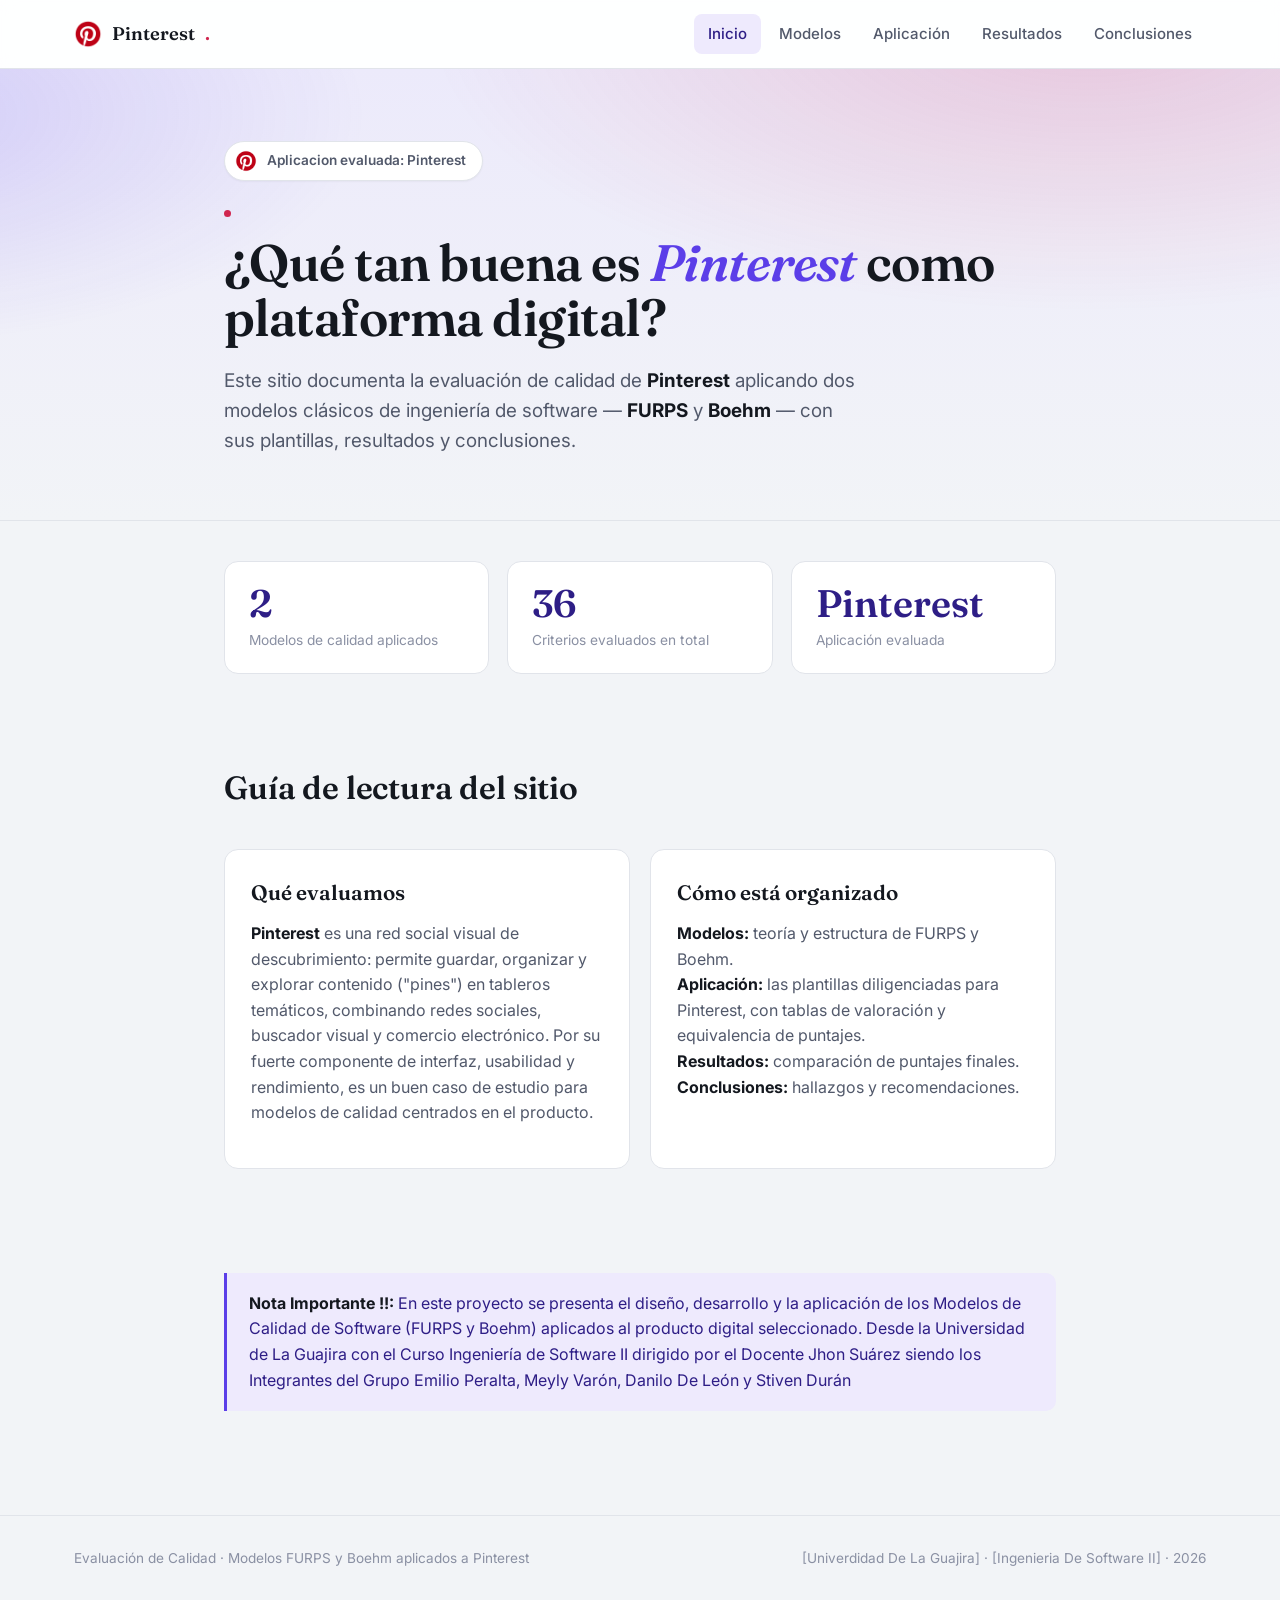
<file: index.html>
<!DOCTYPE html>
<html lang="es">
<head>
<meta charset="UTF-8">
<meta name="viewport" content="width=device-width, initial-scale=1.0">
<title>Evaluación de Calidad de Pinterest — FURPS &amp; Boehm</title>
<link rel="stylesheet" href="css/style.css">
</head>
<body>

<header class="site-header">
  <div class="wrap-wide">
    <div class="brand"><img src="assets/pinterest-logo.png" alt="Pinterest" onerror="this.style.display='none'">Pinterest<span>.</span></div>
    <button class="nav-toggle" aria-label="Abrir menú">☰</button>
    <nav class="mainnav">
      <a href="index.html" class="active">Inicio</a>
      <a href="modelos.html">Modelos</a>
      <a href="aplicacion.html">Aplicación</a>
      <a href="resultados.html">Resultados</a>
      <a href="conclusiones.html">Conclusiones</a>
    </nav>
  </div>
</header>

<section class="hero">
  <div class="wrap">
    <div class="hero-logo"><img src="assets/pinterest-logo.png" alt="Pinterest" onerror="this.style.display='none'"><span>Aplicacion evaluada: Pinterest</span></div>
    <span class="eyebrow-tag"></span>
    <h1>¿Qué tan buena es <em>Pinterest</em> como plataforma digital?</h1>
    <p class="lede">Este sitio documenta la evaluación de calidad de <strong>Pinterest</strong> aplicando dos modelos clásicos de ingeniería de software — <strong>FURPS</strong> y <strong>Boehm</strong> — con sus plantillas, resultados y conclusiones.</p>
  </div>
</section>

<section class="tight">
  <div class="wrap">
    <div class="grid-3">
      <div class="stat-card">
        <div class="num">2</div>
        <div class="lbl">Modelos de calidad aplicados</div>
      </div>
      <div class="stat-card">
        <div class="num">36</div>
        <div class="lbl">Criterios evaluados en total</div>
      </div>
      <div class="stat-card">
        <div class="num">Pinterest</div>
        <div class="lbl">Aplicación evaluada</div>
      </div>
    </div>
  </div>
</section>

<section class="tight">
  <div class="wrap">
    <div class="section-head">
      <span class="kicker"></span>
      <h2>Guía de lectura del sitio</h2>
    </div>
    <div class="grid-2">
      <div class="card">
        <h3>Qué evaluamos</h3>
        <p><strong>Pinterest</strong> es una red social visual de descubrimiento: permite guardar, organizar y explorar contenido ("pines") en tableros temáticos, combinando redes sociales, buscador visual y comercio electrónico. Por su fuerte componente de interfaz, usabilidad y rendimiento, es un buen caso de estudio para modelos de calidad centrados en el producto.</p>
      </div>
      <div class="card">
        <h3>Cómo está organizado</h3>
        <p><strong>Modelos:</strong> teoría y estructura de FURPS y Boehm.<br>
        <strong>Aplicación:</strong> las plantillas diligenciadas para Pinterest, con tablas de valoración y equivalencia de puntajes.<br>
        <strong>Resultados:</strong> comparación de puntajes finales.<br>
        <strong>Conclusiones:</strong> hallazgos y recomendaciones.</p>
      </div>
    </div>
  </div>
</section>

<section class="tight">
  <div class="wrap">
    <div class="callout">
      <p><strong>Nota Importante !!:</strong> En este proyecto se presenta el diseño, desarrollo y la aplicación de los Modelos de Calidad de Software (FURPS y Boehm) aplicados al producto digital seleccionado. Desde la Universidad de La Guajira con el Curso Ingeniería de Software II dirigido por el Docente Jhon Suárez siendo los Integrantes del Grupo Emilio Peralta, Meyly Varón, Danilo De León y Stiven Durán</p>
    </div>
  </div>
</section>

<footer>
  <div class="wrap-wide">
    <p>Evaluación de Calidad · Modelos FURPS y Boehm aplicados a Pinterest</p>
    <p>[Univerdidad De La Guajira] · [Ingenieria De Software II] · 2026</p>
  </div>
</footer>

<script src="js/script.js"></script>
</body>
</html>
</file>
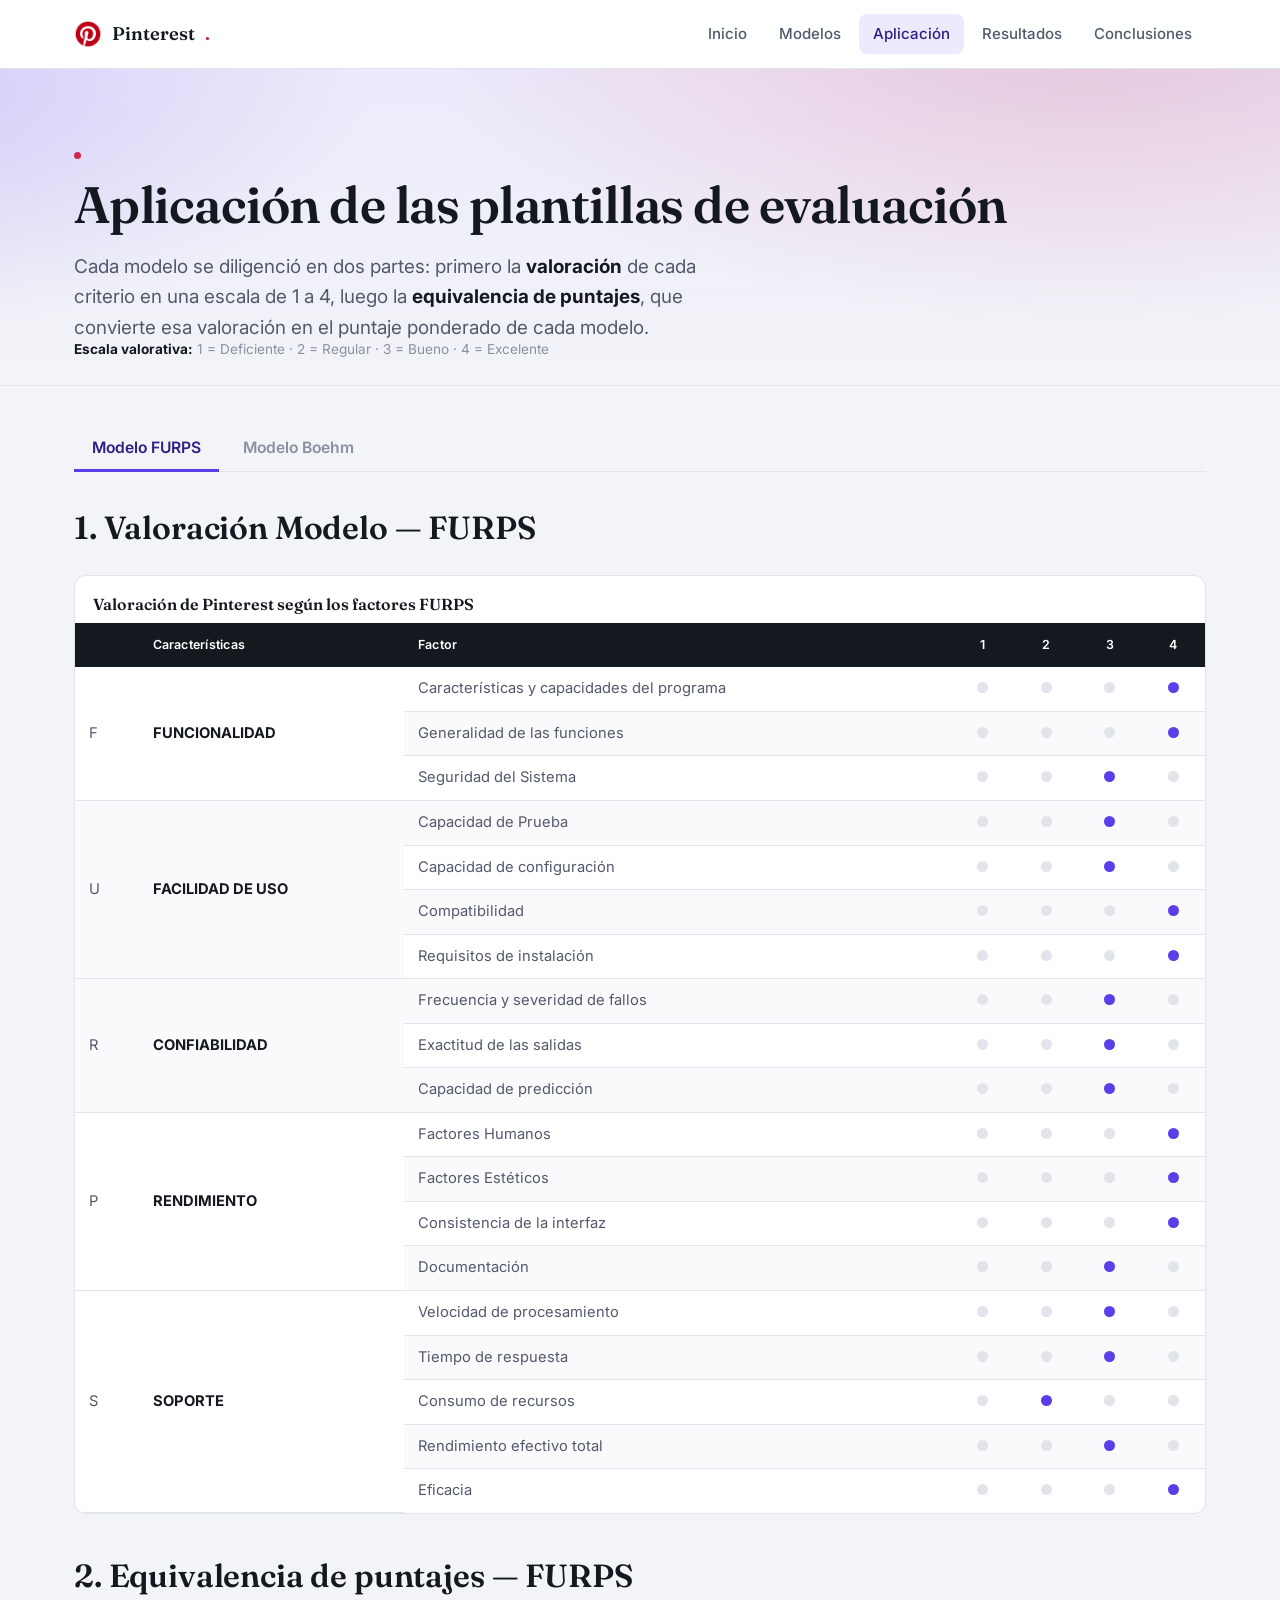
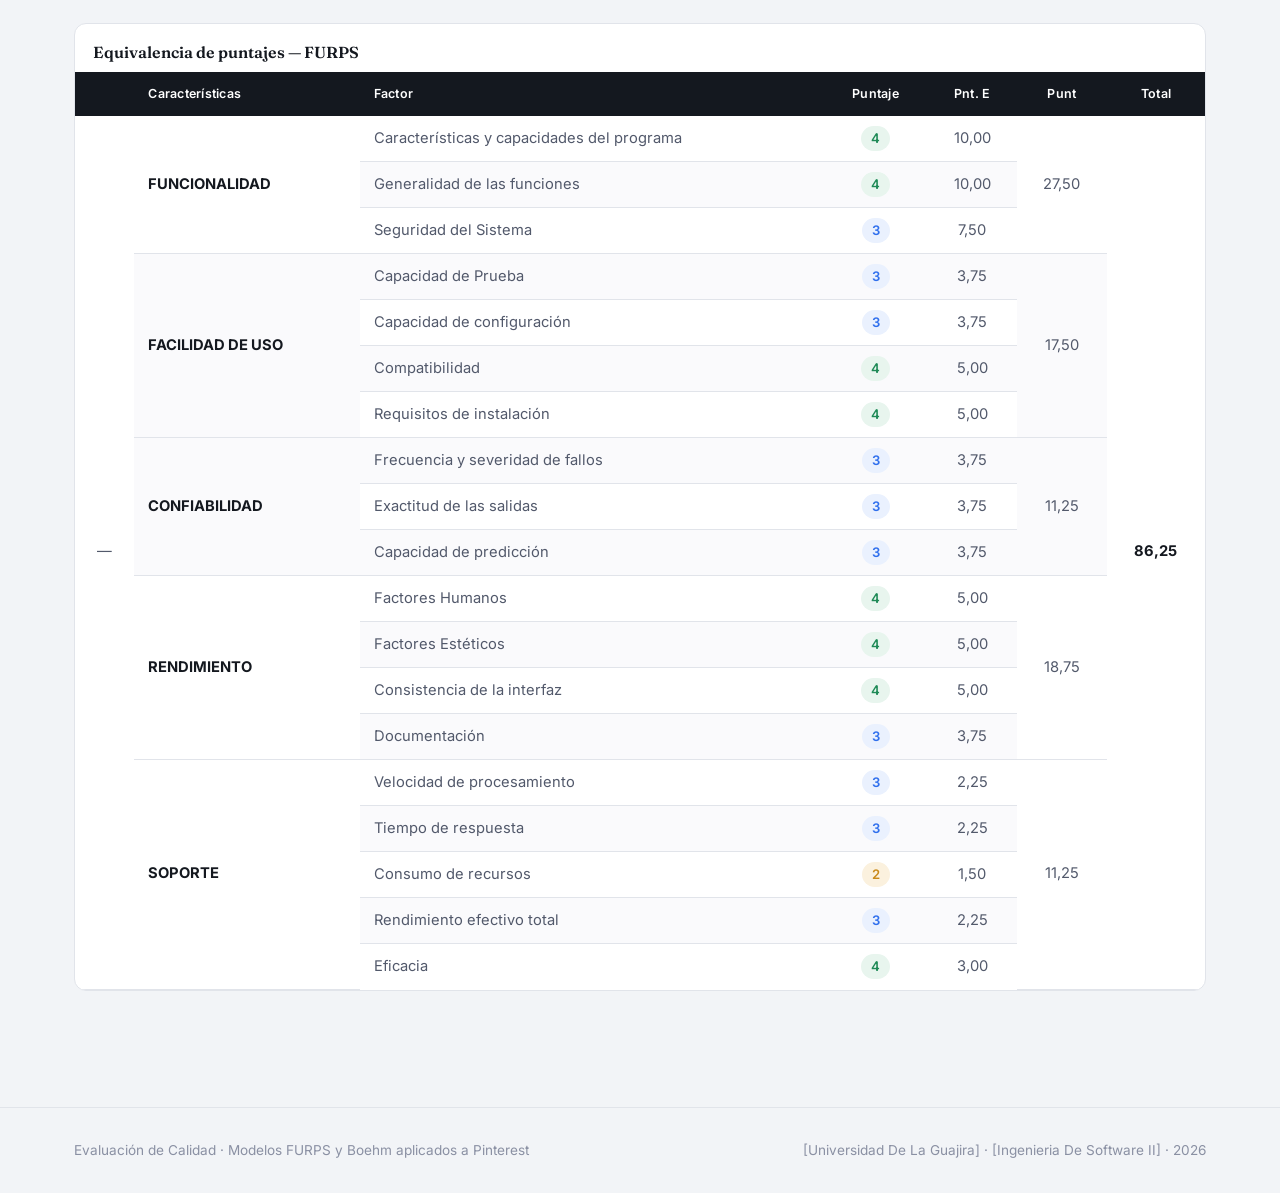
<file: aplicacion.html>
<!DOCTYPE html>
<html lang="es">
<head>
<meta charset="UTF-8">
<meta name="viewport" content="width=device-width, initial-scale=1.0">
<title>Aplicación de las Plantillas — Pinterest</title>
<link rel="stylesheet" href="css/style.css">
</head>
<body>

<header class="site-header">
  <div class="wrap-wide">
    <div class="brand"><img src="assets/pinterest-logo.png" alt="Pinterest" onerror="this.style.display='none'">Pinterest<span>.</span></div>
    <button class="nav-toggle" aria-label="Abrir menú">☰</button>
    <nav class="mainnav">
      <a href="index.html">Inicio</a>
      <a href="modelos.html">Modelos</a>
      <a href="aplicacion.html" class="active">Aplicación</a>
      <a href="resultados.html">Resultados</a>
      <a href="conclusiones.html">Conclusiones</a>
    </nav>
  </div>
</header>

<section class="hero" style="padding-bottom:8px;">
  <div class="wrap-wide">
    <span class="eyebrow-tag"></span>
    <h1>Aplicación de las plantillas de evaluación</h1>
    <p class="lede">Cada modelo se diligenció en dos partes: primero la <strong>valoración</strong> de cada criterio en una escala de 1 a 4, luego la <strong>equivalencia de puntajes</strong>, que convierte esa valoración en el puntaje ponderado de cada modelo.</p>
    <p class="small-note"><strong>Escala valorativa:</strong> 1 = Deficiente · 2 = Regular · 3 = Bueno · 4 = Excelente</p>
  </div>
</section>

<section class="tight">
  <div class="wrap-wide">

    <div class="tabs" role="tablist">
      <button class="tab-btn active" data-tab="tab-furps">Modelo FURPS</button>
      <button class="tab-btn" data-tab="tab-boehm">Modelo Boehm</button>
    </div>

    <!-- ===================== TAB FURPS ===================== -->
    <div class="tab-panel active" id="tab-furps">
       <h2>1. Valoración Modelo — FURPS</h2>
      <div class="table-scroll">
  <table>
    <caption> Valoración de Pinterest según los factores FURPS</caption>
    <thead>
      <tr>
        <th></th>
        <th>Características</th>
        <th>Factor</th>
        <th class="num">1</th>
        <th class="num">2</th>
        <th class="num">3</th>
        <th class="num">4</th>
      </tr>
    </thead>
    <tbody>
      <tr><td rowspan="3">F</td><td rowspan="3"><strong>FUNCIONALIDAD</strong></td><td>Características y capacidades del programa</td><td class="num"><span class="dot off"></span></td><td class="num"><span class="dot off"></span></td><td class="num"><span class="dot off"></span></td><td class="num"><span class="dot"></span></td></tr>
      <tr><td>Generalidad de las funciones</td><td class="num"><span class="dot off"></span></td><td class="num"><span class="dot off"></span></td><td class="num"><span class="dot off"></span></td><td class="num"><span class="dot"></span></td></tr>
      <tr><td>Seguridad del Sistema</td><td class="num"><span class="dot off"></span></td><td class="num"><span class="dot off"></span></td><td class="num"><span class="dot"></span></td><td class="num"><span class="dot off"></span></td></tr>

      <tr><td rowspan="4">U</td><td rowspan="4"><strong>FACILIDAD DE USO</strong></td><td>Capacidad de Prueba</td><td class="num"><span class="dot off"></span></td><td class="num"><span class="dot off"></span></td><td class="num"><span class="dot"></span></td><td class="num"><span class="dot off"></span></td></tr>
      <tr><td>Capacidad de configuración</td><td class="num"><span class="dot off"></span></td><td class="num"><span class="dot off"></span></td><td class="num"><span class="dot"></span></td><td class="num"><span class="dot off"></span></td></tr>
      <tr><td>Compatibilidad</td><td class="num"><span class="dot off"></span></td><td class="num"><span class="dot off"></span></td><td class="num"><span class="dot off"></span></td><td class="num"><span class="dot"></span></td></tr>
      <tr><td>Requisitos de instalación</td><td class="num"><span class="dot off"></span></td><td class="num"><span class="dot off"></span></td><td class="num"><span class="dot off"></span></td><td class="num"><span class="dot"></span></td></tr>

      <tr><td rowspan="3">R</td><td rowspan="3"><strong>CONFIABILIDAD</strong></td><td>Frecuencia y severidad de fallos</td><td class="num"><span class="dot off"></span></td><td class="num"><span class="dot off"></span></td><td class="num"><span class="dot"></span></td><td class="num"><span class="dot off"></span></td></tr>
      <tr><td>Exactitud de las salidas</td><td class="num"><span class="dot off"></span></td><td class="num"><span class="dot off"></span></td><td class="num"><span class="dot"></span></td><td class="num"><span class="dot off"></span></td></tr>
      <tr><td>Capacidad de predicción</td><td class="num"><span class="dot off"></span></td><td class="num"><span class="dot off"></span></td><td class="num"><span class="dot"></span></td><td class="num"><span class="dot off"></span></td></tr>

      <tr><td rowspan="4">P</td><td rowspan="4"><strong>RENDIMIENTO</strong></td><td>Factores Humanos</td><td class="num"><span class="dot off"></span></td><td class="num"><span class="dot off"></span></td><td class="num"><span class="dot off"></span></td><td class="num"><span class="dot"></span></td></tr>
      <tr><td>Factores Estéticos</td><td class="num"><span class="dot off"></span></td><td class="num"><span class="dot off"></span></td><td class="num"><span class="dot off"></span></td><td class="num"><span class="dot"></span></td></tr>
      <tr><td>Consistencia de la interfaz</td><td class="num"><span class="dot off"></span></td><td class="num"><span class="dot off"></span></td><td class="num"><span class="dot off"></span></td><td class="num"><span class="dot"></span></td></tr>
      <tr><td>Documentación</td><td class="num"><span class="dot off"></span></td><td class="num"><span class="dot off"></span></td><td class="num"><span class="dot"></span></td><td class="num"><span class="dot off"></span></td></tr>

      <tr><td rowspan="5">S</td><td rowspan="5"><strong>SOPORTE</strong></td><td>Velocidad de procesamiento</td><td class="num"><span class="dot off"></span></td><td class="num"><span class="dot off"></span></td><td class="num"><span class="dot"></span></td><td class="num"><span class="dot off"></span></td></tr>
      <tr><td>Tiempo de respuesta</td><td class="num"><span class="dot off"></span></td><td class="num"><span class="dot off"></span></td><td class="num"><span class="dot"></span></td><td class="num"><span class="dot off"></span></td></tr>
      <tr><td>Consumo de recursos</td><td class="num"><span class="dot off"></span></td><td class="num"><span class="dot"></span></td><td class="num"><span class="dot off"></span></td><td class="num"><span class="dot off"></span></td></tr>
      <tr><td>Rendimiento efectivo total</td><td class="num"><span class="dot off"></span></td><td class="num"><span class="dot off"></span></td><td class="num"><span class="dot"></span></td><td class="num"><span class="dot off"></span></td></tr>
      <tr><td>Eficacia</td><td class="num"><span class="dot off"></span></td><td class="num"><span class="dot off"></span></td><td class="num"><span class="dot off"></span></td><td class="num"><span class="dot"></span></td></tr>
    </tbody>
  </table>
</div>

      <h2>2. Equivalencia de puntajes — FURPS</h2>
      <div class="table-scroll">
  <table>
    <caption> Equivalencia de puntajes — FURPS</caption>
    <thead>
      <tr>
        <th></th>
        <th>Características</th>
        <th>Factor</th>
        <th class="num">Puntaje</th>
        <th class="num">Pnt. E</th>
        <th class="num">Punt</th>
        <th class="num">Total</th>
      </tr>
    </thead>
    <tbody>
      <tr><td rowspan="19" class="num">—</td><td rowspan="3"><strong>FUNCIONALIDAD</strong></td><td>Características y capacidades del programa</td><td class="num"><span class="score-pill s4">4</span></td><td class="num">10,00</td><td class="num" rowspan="3">27,50</td><td class="num" rowspan="19"><strong>86,25</strong></td></tr>
      <tr><td>Generalidad de las funciones</td><td class="num"><span class="score-pill s4">4</span></td><td class="num">10,00</td></tr>
      <tr><td>Seguridad del Sistema</td><td class="num"><span class="score-pill s3">3</span></td><td class="num">7,50</td></tr>

      <tr><td rowspan="4"><strong>FACILIDAD DE USO</strong></td><td>Capacidad de Prueba</td><td class="num"><span class="score-pill s3">3</span></td><td class="num">3,75</td><td class="num" rowspan="4">17,50</td></tr>
      <tr><td>Capacidad de configuración</td><td class="num"><span class="score-pill s3">3</span></td><td class="num">3,75</td></tr>
      <tr><td>Compatibilidad</td><td class="num"><span class="score-pill s4">4</span></td><td class="num">5,00</td></tr>
      <tr><td>Requisitos de instalación</td><td class="num"><span class="score-pill s4">4</span></td><td class="num">5,00</td></tr>

      <tr><td rowspan="3"><strong>CONFIABILIDAD</strong></td><td>Frecuencia y severidad de fallos</td><td class="num"><span class="score-pill s3">3</span></td><td class="num">3,75</td><td class="num" rowspan="3">11,25</td></tr>
      <tr><td>Exactitud de las salidas</td><td class="num"><span class="score-pill s3">3</span></td><td class="num">3,75</td></tr>
      <tr><td>Capacidad de predicción</td><td class="num"><span class="score-pill s3">3</span></td><td class="num">3,75</td></tr>

      <tr><td rowspan="4"><strong>RENDIMIENTO</strong></td><td>Factores Humanos</td><td class="num"><span class="score-pill s4">4</span></td><td class="num">5,00</td><td class="num" rowspan="4">18,75</td></tr>
      <tr><td>Factores Estéticos</td><td class="num"><span class="score-pill s4">4</span></td><td class="num">5,00</td></tr>
      <tr><td>Consistencia de la interfaz</td><td class="num"><span class="score-pill s4">4</span></td><td class="num">5,00</td></tr>
      <tr><td>Documentación</td><td class="num"><span class="score-pill s3">3</span></td><td class="num">3,75</td></tr>

      <tr><td rowspan="5"><strong>SOPORTE</strong></td><td>Velocidad de procesamiento</td><td class="num"><span class="score-pill s3">3</span></td><td class="num">2,25</td><td class="num" rowspan="5">11,25</td></tr>
      <tr><td>Tiempo de respuesta</td><td class="num"><span class="score-pill s3">3</span></td><td class="num">2,25</td></tr>
      <tr><td>Consumo de recursos</td><td class="num"><span class="score-pill s2">2</span></td><td class="num">1,50</td></tr>
      <tr><td>Rendimiento efectivo total</td><td class="num"><span class="score-pill s3">3</span></td><td class="num">2,25</td></tr>
      <tr><td>Eficacia</td><td class="num"><span class="score-pill s4">4</span></td><td class="num">3,00</td></tr>
    </tbody>
  </table>
</div>
    </div>

    <!-- ===================== TAB BOEHM ===================== -->
    <div class="tab-panel" id="tab-boehm">

      <h2>1. Valoración Modelo — Boehm</h2>
<p><strong></strong><strong></strong><strong></strong><strong></strong></p>

<div class="table-scroll">
  <table>
    <caption> Descripción de las características primitivas y cuestionario</caption>
    <thead>
      <tr>
        <th>Alto nivel</th>
        <th>Nivel intermedio</th>
        <th>Primitivas</th>
        <th>Preguntas</th>
        <th>Puntaje esperado</th>
        <th>Puntaje obtenido</th>
      </tr>
    </thead>
    <tbody>
      <tr><td rowspan="2">Utilidad general</td><td rowspan="2">Portabilidad</td><td>Independencia de Dispositivos</td><td>¿La aplicación funciona correctamente en distintos dispositivos (móvil, tablet, escritorio) sin perder funcionalidad?</td><td>Excelente</td><td><span class="score-pill s4">Excelente</span></td></tr>
      <tr><td>Auto-contención</td><td>¿La aplicación funciona sin depender de hardware o software externo poco común?</td><td>Excelente</td><td><span class="score-pill s4">Excelente</span></td></tr>

      <tr><td rowspan="4">Utilidad general</td><td rowspan="4">Fiabilidad</td><td>Precisión</td><td>¿Los resultados de búsqueda y las recomendaciones corresponden a lo que el usuario solicita?</td><td>Excelente</td><td><span class="score-pill s3">Buena</span></td></tr>
      <tr><td>Completitud</td><td>¿La aplicación cubre todas las funciones que promete (guardar, buscar, comprar, compartir)?</td><td>Excelente</td><td><span class="score-pill s4">Excelente</span></td></tr>
      <tr><td>Robustez</td><td>¿La aplicación maneja adecuadamente errores de red o entradas inesperadas sin fallar?</td><td>Excelente</td><td><span class="score-pill s3">Buena</span></td></tr>
      <tr><td>Consistencia</td><td>¿El comportamiento de la app es el mismo entre sesiones y dispositivos?</td><td>Excelente</td><td><span class="score-pill s4">Excelente</span></td></tr>

      <tr><td rowspan="3">Utilidad general</td><td rowspan="3">Eficiencia</td><td>Responsabilidad</td><td>¿La app responde con rapidez a las acciones del usuario (guardar, buscar, cargar)?</td><td>Excelente</td><td><span class="score-pill s3">Buena</span></td></tr>
      <tr><td>Eficiencia de dispositivos</td><td>¿La app hace un uso razonable de batería, datos móviles y almacenamiento?</td><td>Excelente</td><td><span class="score-pill s2">Regular</span></td></tr>
      <tr><td>Accesibilidad</td><td>¿Los usuarios acceden fácilmente a las funciones sin pasos innecesarios?</td><td>Excelente</td><td><span class="score-pill s3">Buena</span></td></tr>

      <tr><td rowspan="3">Utilidad general</td><td rowspan="3">Interactividad</td><td>Robustez</td><td>¿La interfaz responde de forma estable ante distintas formas de interacción (touch, teclado, mouse)?</td><td>Excelente</td><td><span class="score-pill s4">Excelente</span></td></tr>
      <tr><td>Accesibilidad</td><td>¿La app ofrece opciones de accesibilidad (lectores de pantalla, subtítulos, tamaños de texto)?</td><td>Excelente</td><td><span class="score-pill s2">Regular</span></td></tr>
      <tr><td>Capacidad de comunicación</td><td>¿La app permite compartir y comunicar contenido fácilmente con otros usuarios o plataformas?</td><td>Excelente</td><td><span class="score-pill s4">Excelente</span></td></tr>

      <tr><td rowspan="2">Utilidad general</td><td rowspan="2">Facilidad de Prueba</td><td>Auto descripción</td><td>¿Las funciones se explican solas mediante íconos y etiquetas claras?</td><td>Excelente</td><td><span class="score-pill s3">Buena</span></td></tr>
      <tr><td>Estructuración</td><td>¿Se pueden probar funciones de forma aislada (ej. buscar) sin depender de otras (ej. iniciar sesión)?</td><td>Excelente</td><td><span class="score-pill s2">Regular</span></td></tr>

      <tr><td rowspan="2">Utilidad general</td><td rowspan="2">Facilidad de Entendimiento</td><td>Concisión</td><td>¿La interfaz evita elementos innecesarios que compliquen su uso?</td><td>Excelente</td><td><span class="score-pill s3">Buena</span></td></tr>
      <tr><td>Legibilidad</td><td>¿Los textos, íconos y tipografías son fáciles de leer y entender?</td><td>Excelente</td><td><span class="score-pill s4">Excelente</span></td></tr>

      <tr><td rowspan="2">Utilidad general</td><td rowspan="2">Modificabilidad</td><td>Estructuración</td><td>¿La app permite personalizar la experiencia (tableros, preferencias, notificaciones) sin afectar el resto del sistema?</td><td>Excelente</td><td><span class="score-pill s4">Excelente</span></td></tr>
      <tr><td>Escalabilidad</td><td>¿La plataforma ha incorporado nuevas funciones (video pines, compras) sin perder estabilidad?</td><td>Excelente</td><td><span class="score-pill s4">Excelente</span></td></tr>
    </tbody>
  </table>
</div>
      <h2>2. Puntuación Obtenida</h2>
<p>Se convierte cada nivel cualitativo a un valor numérico (Excelente = 100%, Buena = 80%, Regular = 60%, Deficiente ≤ 40%) sobre el puntaje esperado de cada primitiva, se promedia por nivel intermedio y se multiplica por el peso máximo de ese nivel (Tabla de Modelos).</p>

<div class="table-scroll">
  <table>
    <caption> Puntuación obtenida por nivel</caption>
    <thead>
      <tr>
        <th>Alto nivel</th>
        <th>Nivel intermedio</th>
        <th>Primitivas</th>
        <th class="num">Puntaje esperado</th>
        <th class="num">Puntaje obtenido</th>
        <th class="num">Promedio nivel</th>
        <th class="num">Puntaje nivel</th>
        <th class="num">Promedio total</th>
      </tr>
    </thead>
    <tbody>
      <tr><td rowspan="18">Utilidad general</td><td>Portabilidad</td><td>Independencia de Dispositivos</td><td class="num">5</td><td class="num">5,0</td><td class="num" rowspan="2">100%</td><td class="num" rowspan="2">10,00</td><td class="num" rowspan="18"><strong>87,50</strong></td></tr>
      <tr><td>Portabilidad</td><td>Auto-contención</td><td class="num">5</td><td class="num">5,0</td></tr>

      <tr><td>Fiabilidad</td><td>Precisión</td><td class="num">10</td><td class="num">8,0</td><td class="num" rowspan="4">90%</td><td class="num" rowspan="4">36,00</td></tr>
      <tr><td>Fiabilidad</td><td>Completitud</td><td class="num">10</td><td class="num">10,0</td></tr>
      <tr><td>Fiabilidad</td><td>Robustez</td><td class="num">10</td><td class="num">8,0</td></tr>
      <tr><td>Fiabilidad</td><td>Consistencia</td><td class="num">10</td><td class="num">10,0</td></tr>

      <tr><td>Eficiencia</td><td>Responsabilidad</td><td class="num">5</td><td class="num">4,0</td><td class="num" rowspan="3">73%</td><td class="num" rowspan="3">11,00</td></tr>
      <tr><td>Eficiencia</td><td>Eficiencia de dispositivos</td><td class="num">5</td><td class="num">3,0</td></tr>
      <tr><td>Eficiencia</td><td>Accesibilidad</td><td class="num">5</td><td class="num">4,0</td></tr>

      <tr><td>Interactividad</td><td>Robustez</td><td class="num">5</td><td class="num">5,0</td><td class="num" rowspan="3">87%</td><td class="num" rowspan="3">13,00</td></tr>
      <tr><td>Interactividad</td><td>Accesibilidad</td><td class="num">5</td><td class="num">3,0</td></tr>
      <tr><td>Interactividad</td><td>Capacidad de comunicación</td><td class="num">5</td><td class="num">5,0</td></tr>

      <tr><td>Facilidad de Prueba</td><td>Auto descripción</td><td class="num">2,5</td><td class="num">2,0</td><td class="num" rowspan="2">70%</td><td class="num" rowspan="2">3,50</td></tr>
      <tr><td>Facilidad de Prueba</td><td>Estructuración</td><td class="num">2,5</td><td class="num">1,5</td></tr>

      <tr><td>Facilidad de Entendimiento</td><td>Concisión</td><td class="num">5</td><td class="num">4,0</td><td class="num" rowspan="2">90%</td><td class="num" rowspan="2">9,00</td></tr>
      <tr><td>Facilidad de Entendimiento</td><td>Legibilidad</td><td class="num">5</td><td class="num">5,0</td></tr>

      <tr><td>Modificabilidad</td><td>Estructuración</td><td class="num">2,5</td><td class="num">2,5</td><td class="num" rowspan="2">100%</td><td class="num" rowspan="2">5,00</td></tr>
      <tr><td>Modificabilidad</td><td>Escalabilidad</td><td class="num">2,5</td><td class="num">2,5</td></tr>
    </tbody>
  </table>
</div>

      <h2>3. Resultados de la evaluación</h2>
<p>Puntaje obtenido acumulado por nivel intermedio (Total/Nivel), sobre la escala máxima de ese nivel (Puntaje Escala), y el puntaje que aporta al total general (Puntaje Nivel).</p>

<div class="table-scroll">
  <table>
    <caption> Resultados de la evaluación — Boehm</caption>
    <thead>
      <tr>
        <th>Alto nivel</th>
        <th>Nivel intermedio</th>
        <th>Primitivas</th>
        <th class="num">Puntaje obtenido</th>
        <th class="num">Puntaje escala</th>
        <th class="num">Total / nivel</th>
        <th class="num">Puntaje nivel</th>
        <th class="num">Total evaluación</th>
      </tr>
    </thead>
    <tbody>
      <tr><td rowspan="18">Utilidad general</td><td rowspan="2">Portabilidad</td><td>Independencia de Dispositivos</td><td class="num">5,0</td><td class="num" rowspan="2">10</td><td class="num" rowspan="2">10,00</td><td class="num" rowspan="2">10,00</td><td class="num" rowspan="18"><strong>87,50 / 100</strong></td></tr>
      <tr><td>Auto-contención</td><td class="num">5,0</td></tr>

      <tr><td rowspan="4">Fiabilidad</td><td>Precisión</td><td class="num">8,0</td><td class="num" rowspan="4">40</td><td class="num" rowspan="4">36,00</td><td class="num" rowspan="4">36,00</td></tr>
      <tr><td>Completitud</td><td class="num">10,0</td></tr>
      <tr><td>Robustez</td><td class="num">8,0</td></tr>
      <tr><td>Consistencia</td><td class="num">10,0</td></tr>

      <tr><td rowspan="3">Eficiencia</td><td>Responsabilidad</td><td class="num">4,0</td><td class="num" rowspan="3">15</td><td class="num" rowspan="3">11,00</td><td class="num" rowspan="3">11,00</td></tr>
      <tr><td>Eficiencia de dispositivos</td><td class="num">3,0</td></tr>
      <tr><td>Accesibilidad</td><td class="num">4,0</td></tr>

      <tr><td rowspan="3">Interactividad</td><td>Robustez</td><td class="num">5,0</td><td class="num" rowspan="3">15</td><td class="num" rowspan="3">13,00</td><td class="num" rowspan="3">13,00</td></tr>
      <tr><td>Accesibilidad</td><td class="num">3,0</td></tr>
      <tr><td>Capacidad de comunicación</td><td class="num">5,0</td></tr>

      <tr><td rowspan="2">Facilidad de Prueba</td><td>Auto descripción</td><td class="num">2,0</td><td class="num" rowspan="2">5</td><td class="num" rowspan="2">3,50</td><td class="num" rowspan="2">3,50</td></tr>
      <tr><td>Estructuración</td><td class="num">1,5</td></tr>

      <tr><td rowspan="2">Facilidad de Entendimiento</td><td>Concisión</td><td class="num">4,0</td><td class="num" rowspan="2">10</td><td class="num" rowspan="2">9,00</td><td class="num" rowspan="2">9,00</td></tr>
      <tr><td>Legibilidad</td><td class="num">5,0</td></tr>

      <tr><td rowspan="2">Modificabilidad</td><td>Estructuración</td><td class="num">2,5</td><td class="num" rowspan="2">5</td><td class="num" rowspan="2">5,00</td><td class="num" rowspan="2">5,00</td></tr>
      <tr><td>Escalabilidad</td><td class="num">2,5</td></tr>
    </tbody>
  </table>
</div>
    </div>

  </div>
</section>

<footer>
  <div class="wrap-wide">
    <p>Evaluación de Calidad · Modelos FURPS y Boehm aplicados a Pinterest</p>
    <p>[Universidad De La Guajira] · [Ingenieria De Software II] · 2026</p>
  </div>
</footer>

<script src="js/script.js"></script>
</body>
</html>
</file>
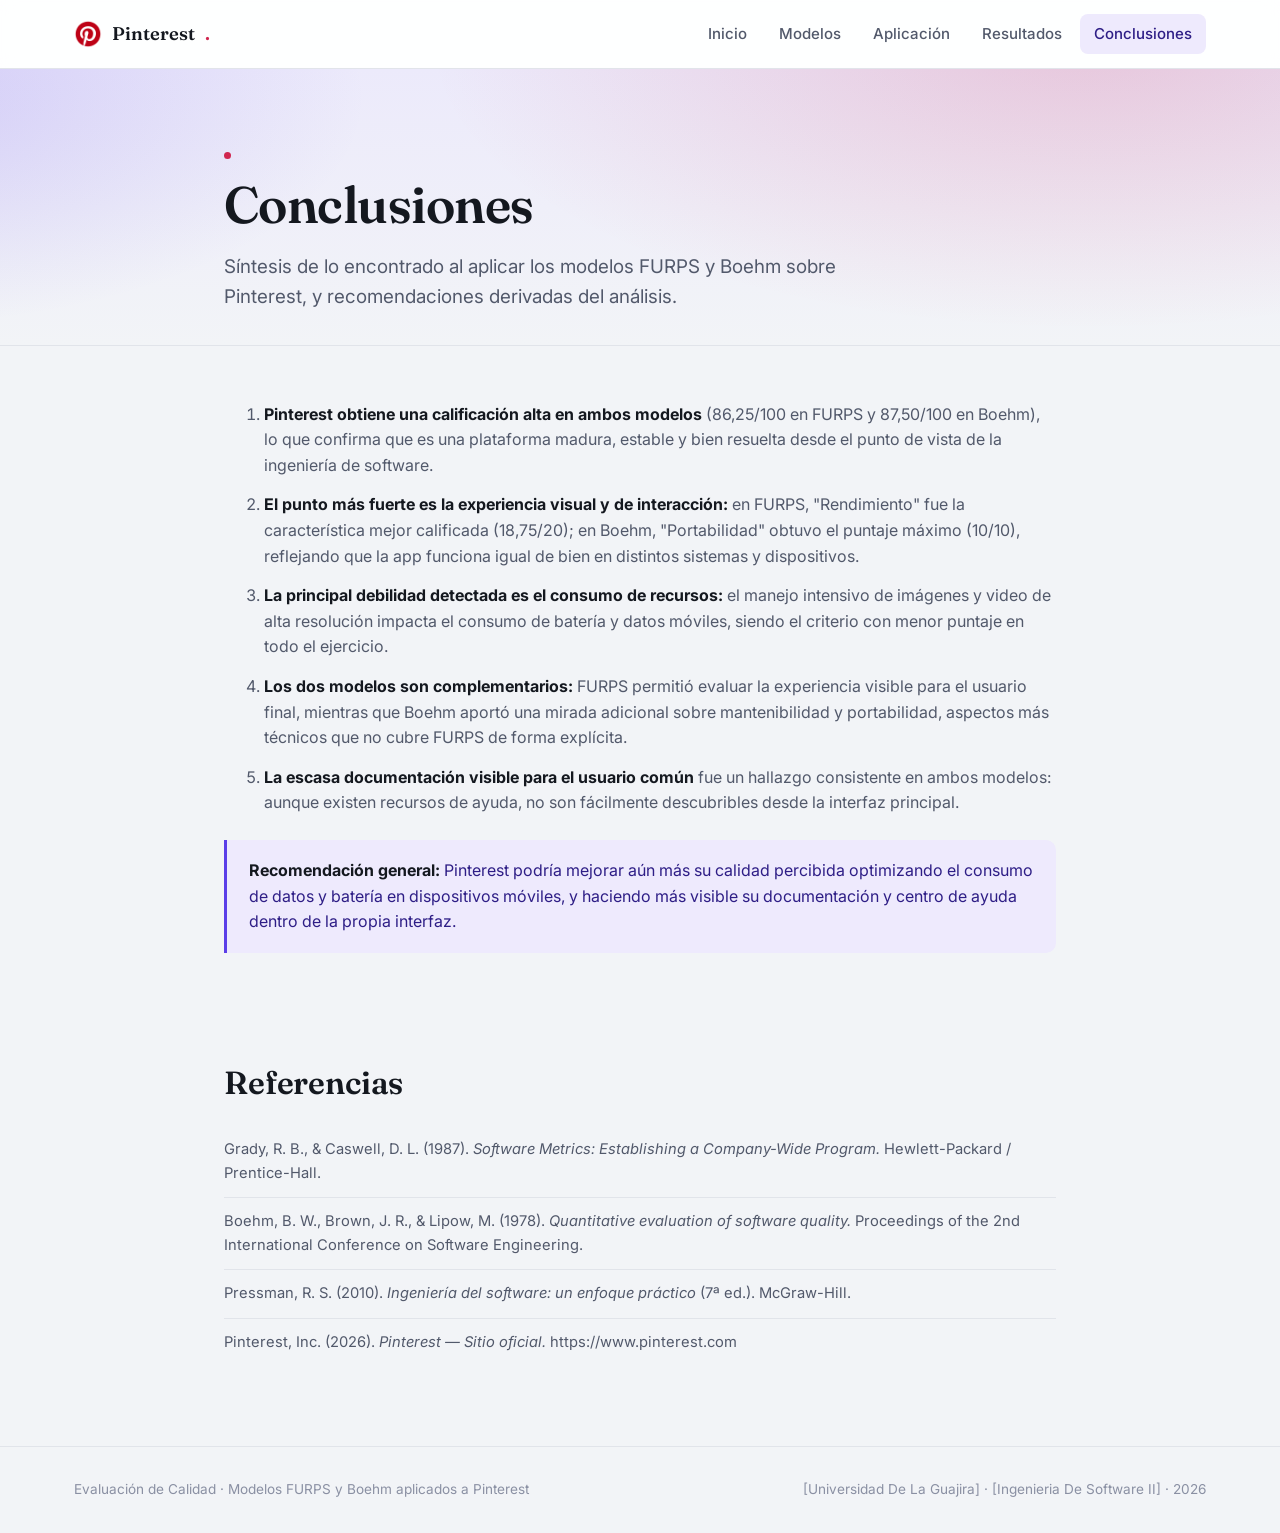
<file: conclusiones.html>
<!DOCTYPE html>
<html lang="es">
<head>
<meta charset="UTF-8">
<meta name="viewport" content="width=device-width, initial-scale=1.0">
<title>Conclusiones — Evaluación de Pinterest</title>
<link rel="stylesheet" href="css/style.css">
</head>
<body>

<header class="site-header">
  <div class="wrap-wide">
    <div class="brand"><img src="assets/pinterest-logo.png" alt="Pinterest" onerror="this.style.display='none'">Pinterest<span>.</span></div>
    <button class="nav-toggle" aria-label="Abrir menú">☰</button>
    <nav class="mainnav">
      <a href="index.html">Inicio</a>
      <a href="modelos.html">Modelos</a>
      <a href="aplicacion.html">Aplicación</a>
      <a href="resultados.html">Resultados</a>
      <a href="conclusiones.html" class="active">Conclusiones</a>
    </nav>
  </div>
</header>

<section class="hero" style="padding-bottom:24px;">
  <div class="wrap">
    <span class="eyebrow-tag"></span>
    <h1>Conclusiones</h1>
    <p class="lede">Síntesis de lo encontrado al aplicar los modelos FURPS y Boehm sobre Pinterest, y recomendaciones derivadas del análisis.</p>
  </div>
</section>

<section class="tight">
  <div class="wrap">
    <ol class="conclusions">
      <li><strong>Pinterest obtiene una calificación alta en ambos modelos</strong> (86,25/100 en FURPS y 87,50/100 en Boehm), lo que confirma que es una plataforma madura, estable y bien resuelta desde el punto de vista de la ingeniería de software.</li>
      <li><strong>El punto más fuerte es la experiencia visual y de interacción:</strong> en FURPS, "Rendimiento" fue la característica mejor calificada (18,75/20); en Boehm, "Portabilidad" obtuvo el puntaje máximo (10/10), reflejando que la app funciona igual de bien en distintos sistemas y dispositivos.</li>
      <li><strong>La principal debilidad detectada es el consumo de recursos:</strong> el manejo intensivo de imágenes y video de alta resolución impacta el consumo de batería y datos móviles, siendo el criterio con menor puntaje en todo el ejercicio.</li>
      <li><strong>Los dos modelos son complementarios:</strong> FURPS permitió evaluar la experiencia visible para el usuario final, mientras que Boehm aportó una mirada adicional sobre mantenibilidad y portabilidad, aspectos más técnicos que no cubre FURPS de forma explícita.</li>
      <li><strong>La escasa documentación visible para el usuario común</strong> fue un hallazgo consistente en ambos modelos: aunque existen recursos de ayuda, no son fácilmente descubribles desde la interfaz principal.</li>
    </ol>

    <div class="callout">
      <p><strong>Recomendación general:</strong> Pinterest podría mejorar aún más su calidad percibida optimizando el consumo de datos y batería en dispositivos móviles, y haciendo más visible su documentación y centro de ayuda dentro de la propia interfaz.</p>
    </div>
  </div>
</section>

<section class="tight">
  <div class="wrap">
    <h2>Referencias</h2>
    <ul class="ref-list">
      <li>Grady, R. B., &amp; Caswell, D. L. (1987). <em>Software Metrics: Establishing a Company-Wide Program.</em> Hewlett-Packard / Prentice-Hall.</li>
      <li>Boehm, B. W., Brown, J. R., &amp; Lipow, M. (1978). <em>Quantitative evaluation of software quality.</em> Proceedings of the 2nd International Conference on Software Engineering.</li>
      <li>Pressman, R. S. (2010). <em>Ingeniería del software: un enfoque práctico</em> (7ª ed.). McGraw-Hill.</li>
      <li>Pinterest, Inc. (2026). <em>Pinterest — Sitio oficial.</em> https://www.pinterest.com</li>
    </ul>
  </div>
</section>

<footer>
  <div class="wrap-wide">
    <p>Evaluación de Calidad · Modelos FURPS y Boehm aplicados a Pinterest</p>
    <p>[Universidad De La Guajira] · [Ingenieria De Software II] · 2026</p>
  </div>
</footer>

<script src="js/script.js"></script>
</body>
</html>
</file>
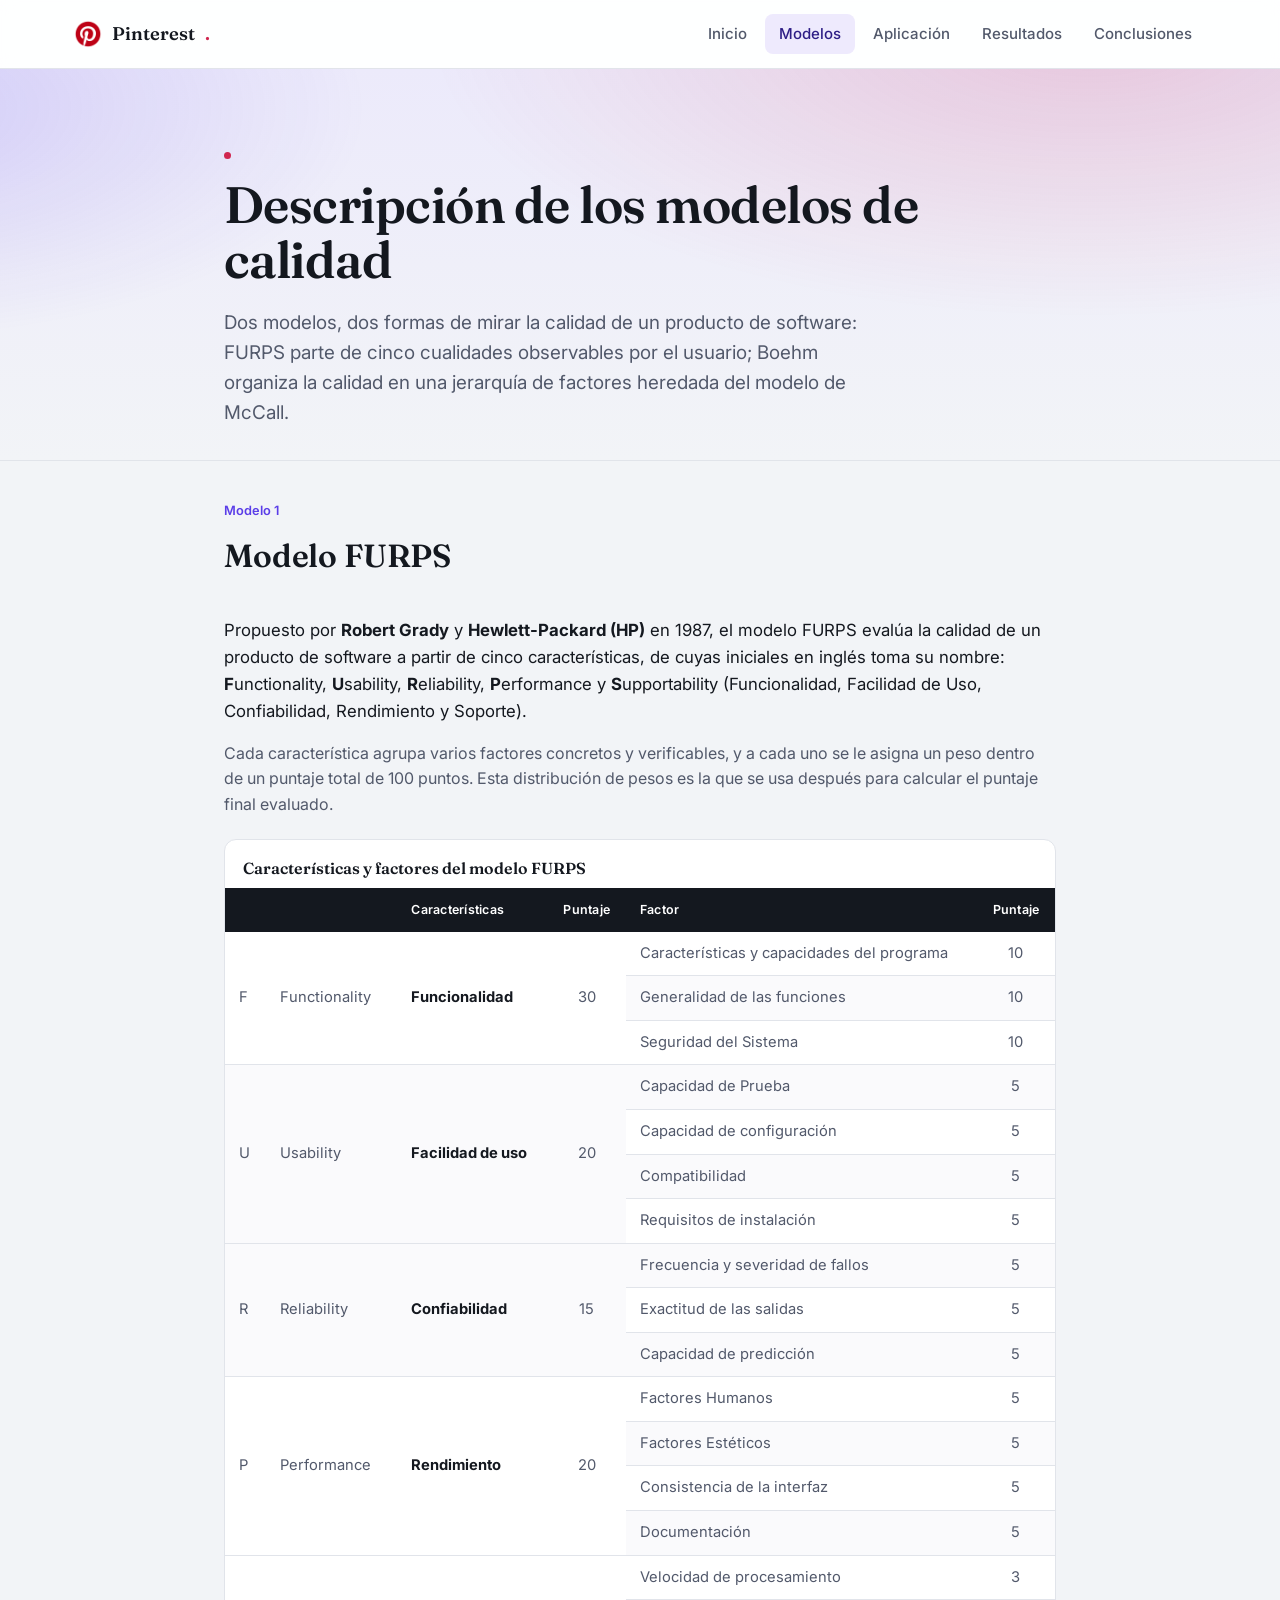
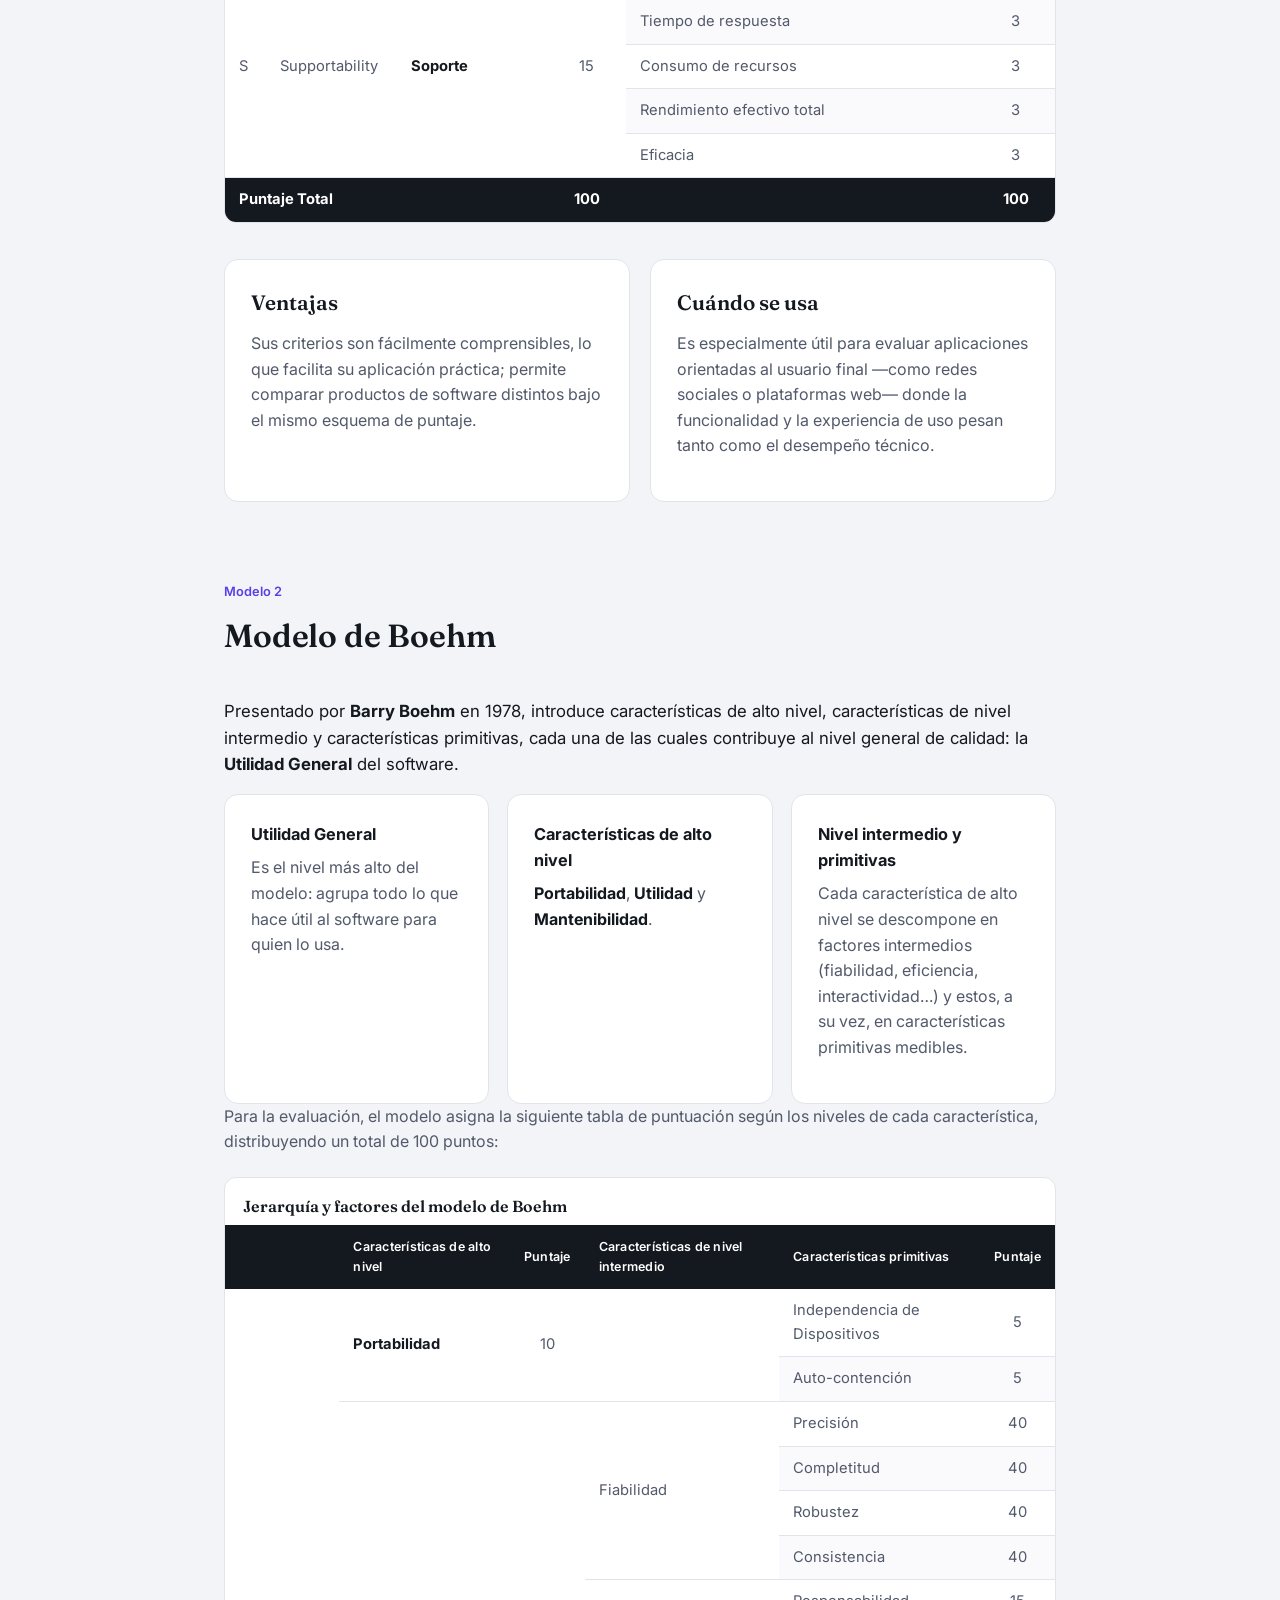
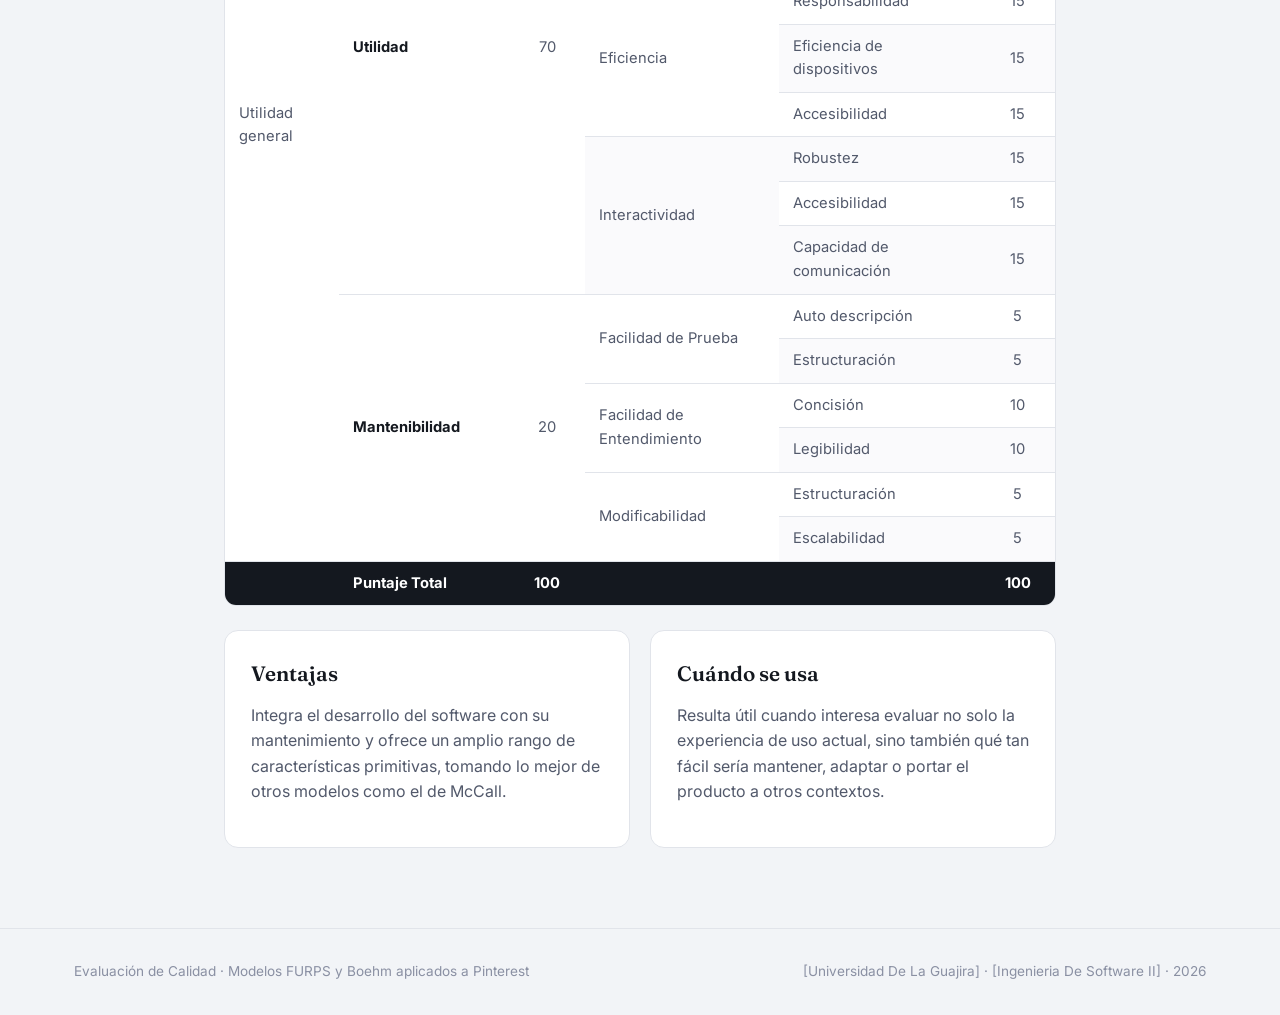
<file: modelos.html>
<!DOCTYPE html>
<html lang="es">
<head>
<meta charset="UTF-8">
<meta name="viewport" content="width=device-width, initial-scale=1.0">
<title>Descripción de los Modelos — FURPS &amp; Boehm</title>
<link rel="stylesheet" href="css/style.css">
</head>
<body>

<header class="site-header">
  <div class="wrap-wide">
    <div class="brand"><img src="assets/pinterest-logo.png" alt="Pinterest" onerror="this.style.display='none'">Pinterest<span>.</span></div>
    <button class="nav-toggle" aria-label="Abrir menú">☰</button>
    <nav class="mainnav">
      <a href="index.html">Inicio</a>
      <a href="modelos.html" class="active">Modelos</a>
      <a href="aplicacion.html">Aplicación</a>
      <a href="resultados.html">Resultados</a>
      <a href="conclusiones.html">Conclusiones</a>
    </nav>
  </div>
</header>

<section class="hero" style="padding-bottom:24px;">
  <div class="wrap">
    <span class="eyebrow-tag"></span>
    <h1>Descripción de los modelos de calidad</h1>
    <p class="lede">Dos modelos, dos formas de mirar la calidad de un producto de software: FURPS parte de cinco cualidades observables por el usuario; Boehm organiza la calidad en una jerarquía de factores heredada del modelo de McCall.</p>
  </div>
</section>

<!-- ================= FURPS ================= -->
<section class="tight">
  <div class="wrap">
    <div class="section-head">
      <span class="kicker">Modelo 1</span>
      <h2>Modelo FURPS</h2>
    </div>
    <p class="lead">Propuesto por <strong>Robert Grady</strong> y <strong>Hewlett-Packard (HP)</strong> en 1987, el modelo FURPS evalúa la calidad de un producto de software a partir de cinco características, de cuyas iniciales en inglés toma su nombre: <strong>F</strong>unctionality, <strong>U</strong>sability, <strong>R</strong>eliability, <strong>P</strong>erformance y <strong>S</strong>upportability (Funcionalidad, Facilidad de Uso, Confiabilidad, Rendimiento y Soporte).</p>
    <p>Cada característica agrupa varios factores concretos y verificables, y a cada uno se le asigna un peso dentro de un puntaje total de 100 puntos. Esta distribución de pesos es la que se usa después para calcular el puntaje final evaluado.</p>

    <div class="table-scroll">
  <table>
    <caption> Características y factores del modelo FURPS</caption>
    <thead>
      <tr>
        <th></th>
        <th></th>
        <th>Características</th>
        <th class="num">Puntaje</th>
        <th>Factor</th>
        <th class="num">Puntaje</th>
      </tr>
    </thead>
    <tbody>
      <tr><td rowspan="3">F</td><td rowspan="3">Functionality</td><td rowspan="3"><strong>Funcionalidad</strong></td><td class="num" rowspan="3">30</td><td>Características y capacidades del programa</td><td class="num">10</td></tr>
      <tr><td>Generalidad de las funciones</td><td class="num">10</td></tr>
      <tr><td>Seguridad del Sistema</td><td class="num">10</td></tr>

      <tr><td rowspan="4">U</td><td rowspan="4">Usability</td><td rowspan="4"><strong>Facilidad de uso</strong></td><td class="num" rowspan="4">20</td><td>Capacidad de Prueba</td><td class="num">5</td></tr>
      <tr><td>Capacidad de configuración</td><td class="num">5</td></tr>
      <tr><td>Compatibilidad</td><td class="num">5</td></tr>
      <tr><td>Requisitos de instalación</td><td class="num">5</td></tr>

      <tr><td rowspan="3">R</td><td rowspan="3">Reliability</td><td rowspan="3"><strong>Confiabilidad</strong></td><td class="num" rowspan="3">15</td><td>Frecuencia y severidad de fallos</td><td class="num">5</td></tr>
      <tr><td>Exactitud de las salidas</td><td class="num">5</td></tr>
      <tr><td>Capacidad de predicción</td><td class="num">5</td></tr>

      <tr><td rowspan="4">P</td><td rowspan="4">Performance</td><td rowspan="4"><strong>Rendimiento</strong></td><td class="num" rowspan="4">20</td><td>Factores Humanos</td><td class="num">5</td></tr>
      <tr><td>Factores Estéticos</td><td class="num">5</td></tr>
      <tr><td>Consistencia de la interfaz</td><td class="num">5</td></tr>
      <tr><td>Documentación</td><td class="num">5</td></tr>

      <tr><td rowspan="5">S</td><td rowspan="5">Supportability</td><td rowspan="5"><strong>Soporte</strong></td><td class="num" rowspan="5">15</td><td>Velocidad de procesamiento</td><td class="num">3</td></tr>
      <tr><td>Tiempo de respuesta</td><td class="num">3</td></tr>
      <tr><td>Consumo de recursos</td><td class="num">3</td></tr>
      <tr><td>Rendimiento efectivo total</td><td class="num">3</td></tr>
      <tr><td>Eficacia</td><td class="num">3</td></tr>

      <tr class="total-row"><td colspan="3"><strong>Puntaje Total</strong></td><td class="num"><strong>100</strong></td><td></td><td class="num"><strong>100</strong></td></tr>
    </tbody>
  </table>
</div>

    <div class="grid-2">
      <div class="card">
        <h3>Ventajas</h3>
        <p>Sus criterios son fácilmente comprensibles, lo que facilita su aplicación práctica; permite comparar productos de software distintos bajo el mismo esquema de puntaje.</p>
      </div>
      <div class="card">
        <h3>Cuándo se usa</h3>
        <p>Es especialmente útil para evaluar aplicaciones orientadas al usuario final —como redes sociales o plataformas web— donde la funcionalidad y la experiencia de uso pesan tanto como el desempeño técnico.</p>
      </div>
    </div>
  </div>
</section>

<!-- ================= BOEHM ================= -->
<section class="tight">
  <div class="wrap">
    <div class="section-head">
      <span class="kicker">Modelo 2</span>
      <h2>Modelo de Boehm</h2>
    </div>
    <p class="lead">Presentado por <strong>Barry Boehm</strong> en 1978, introduce características de alto nivel, características de nivel intermedio y características primitivas, cada una de las cuales contribuye al nivel general de calidad: la <strong>Utilidad General</strong> del software.</p>

    <div class="grid-3">
      <div class="card">
        <h4 class="mt-0">Utilidad General</h4>
        <p>Es el nivel más alto del modelo: agrupa todo lo que hace útil al software para quien lo usa.</p>
      </div>
      <div class="card">
        <h4 class="mt-0">Características de alto nivel</h4>
        <p><strong>Portabilidad</strong>, <strong>Utilidad</strong> y <strong>Mantenibilidad</strong>.</p>
      </div>
      <div class="card">
        <h4 class="mt-0">Nivel intermedio y primitivas</h4>
        <p>Cada característica de alto nivel se descompone en factores intermedios (fiabilidad, eficiencia, interactividad…) y estos, a su vez, en características primitivas medibles.</p>
      </div>
    </div>

    <p>Para la evaluación, el modelo asigna la siguiente tabla de puntuación según los niveles de cada característica, distribuyendo un total de 100 puntos:</p>

    <div class="table-scroll">
      <table>
        <caption> Jerarquía y factores del modelo de Boehm </caption>
        <thead>
          <tr>
            <th></th>
            <th>Características de alto nivel</th>
            <th class="num">Puntaje</th>
            <th>Características de nivel intermedio</th>
            <th>Características primitivas</th>
            <th class="num">Puntaje</th>
          </tr>
        </thead>
        <tbody>
          <tr><td rowspan="18">Utilidad general</td><td rowspan="2"><strong>Portabilidad</strong></td><td class="num" rowspan="2">10</td><td rowspan="2"></td><td>Independencia de Dispositivos</td><td class="num">5</td></tr>
          <tr><td>Auto-contención</td><td class="num">5</td></tr>

          <tr><td rowspan="10"><strong>Utilidad</strong></td><td class="num" rowspan="10">70</td><td rowspan="4">Fiabilidad</td><td>Precisión</td><td class="num">40</td></tr>
          <tr><td>Completitud</td><td class="num">40</td></tr>
          <tr><td>Robustez</td><td class="num">40</td></tr>
          <tr><td>Consistencia</td><td class="num">40</td></tr>

          <tr><td rowspan="3">Eficiencia</td><td>Responsabilidad</td><td class="num">15</td></tr>
          <tr><td>Eficiencia de dispositivos</td><td class="num">15</td></tr>
          <tr><td>Accesibilidad</td><td class="num">15</td></tr>

          <tr><td rowspan="3">Interactividad</td><td>Robustez</td><td class="num">15</td></tr>
          <tr><td>Accesibilidad</td><td class="num">15</td></tr>
          <tr><td>Capacidad de comunicación</td><td class="num">15</td></tr>

          <tr><td rowspan="6"><strong>Mantenibilidad</strong></td><td class="num" rowspan="6">20</td><td rowspan="2">Facilidad de Prueba</td><td>Auto descripción</td><td class="num">5</td></tr>
          <tr><td>Estructuración</td><td class="num">5</td></tr>

          <tr><td rowspan="2">Facilidad de Entendimiento</td><td>Concisión</td><td class="num">10</td></tr>
          <tr><td>Legibilidad</td><td class="num">10</td></tr>

          <tr><td rowspan="2">Modificabilidad</td><td>Estructuración</td><td class="num">5</td></tr>
          <tr><td>Escalabilidad</td><td class="num">5</td></tr>

          <tr class="total-row"><td></td><td><strong>Puntaje Total</strong></td><td class="num"><strong>100</strong></td><td></td><td></td><td class="num"><strong>100</strong></td></tr>
        </tbody>
      </table>
    </div>
    <p class="small-note"></p>

    <div class="grid-2">
      <div class="card">
        <h3>Ventajas</h3>
        <p>Integra el desarrollo del software con su mantenimiento y ofrece un amplio rango de características primitivas, tomando lo mejor de otros modelos como el de McCall.</p>
      </div>
      <div class="card">
        <h3>Cuándo se usa</h3>
        <p>Resulta útil cuando interesa evaluar no solo la experiencia de uso actual, sino también qué tan fácil sería mantener, adaptar o portar el producto a otros contextos.</p>
      </div>
    </div>
  </div>
</section>

<footer>
  <div class="wrap-wide">
    <p>Evaluación de Calidad · Modelos FURPS y Boehm aplicados a Pinterest</p>
    <p>[Universidad De La Guajira] · [Ingenieria De Software II] · 2026</p>
  </div>
</footer>

<script src="js/script.js"></script>
</body>
</html>
</file>
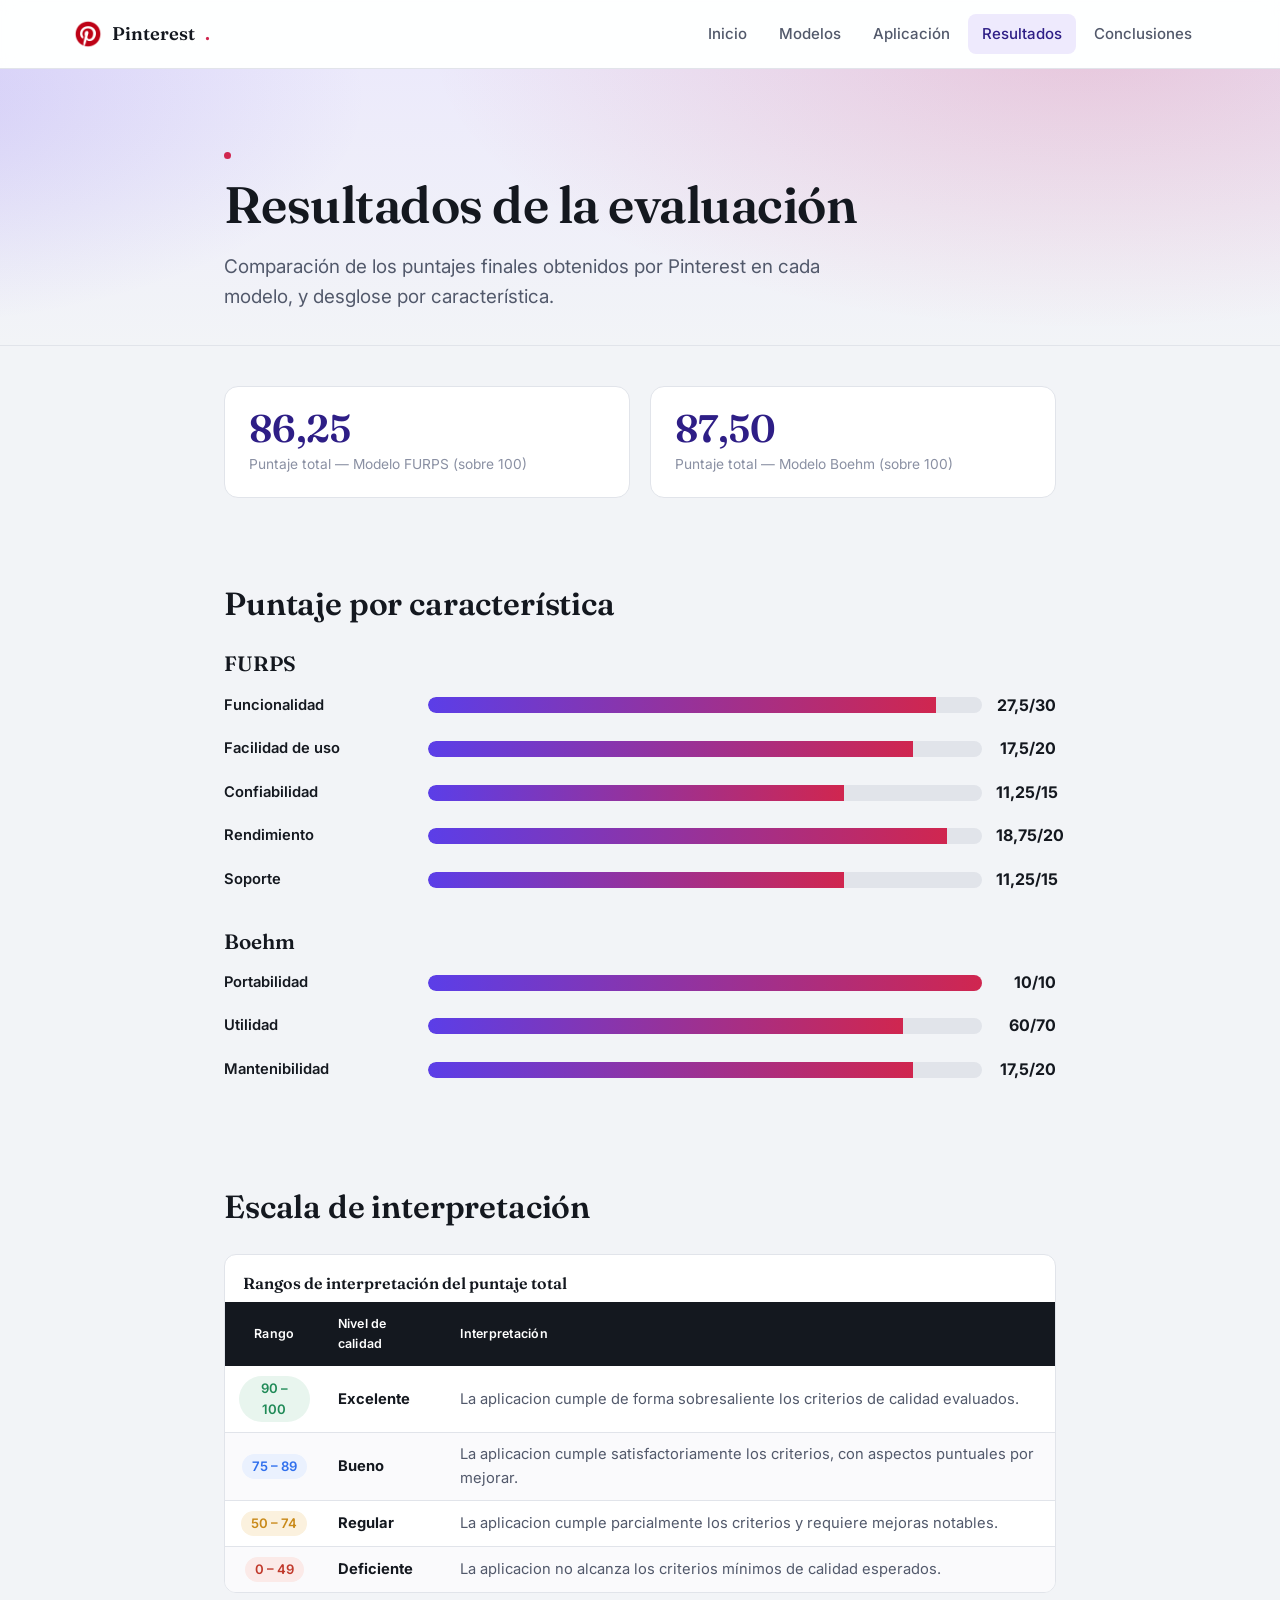
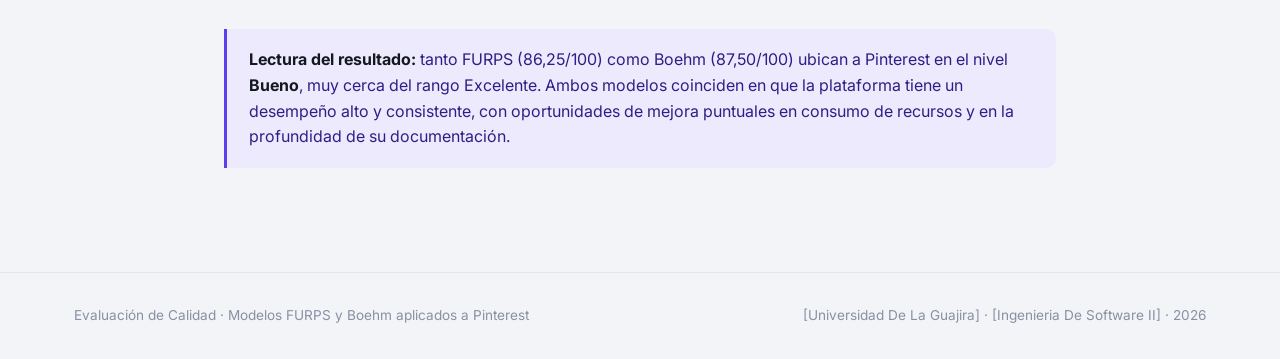
<file: resultados.html>
<!DOCTYPE html>
<html lang="es">
<head>
<meta charset="UTF-8">
<meta name="viewport" content="width=device-width, initial-scale=1.0">
<title>Resultados — Evaluación de Pinterest</title>
<link rel="stylesheet" href="css/style.css">
</head>
<body>

<header class="site-header">
  <div class="wrap-wide">
    <div class="brand"><img src="assets/pinterest-logo.png" alt="Pinterest" onerror="this.style.display='none'">Pinterest<span>.</span></div>
    <button class="nav-toggle" aria-label="Abrir menú">☰</button>
    <nav class="mainnav">
      <a href="index.html">Inicio</a>
      <a href="modelos.html">Modelos</a>
      <a href="aplicacion.html">Aplicación</a>
      <a href="resultados.html" class="active">Resultados</a>
      <a href="conclusiones.html">Conclusiones</a>
    </nav>
  </div>
</header>

<section class="hero" style="padding-bottom:24px;">
  <div class="wrap">
    <span class="eyebrow-tag"></span>
    <h1>Resultados de la evaluación</h1>
    <p class="lede">Comparación de los puntajes finales obtenidos por Pinterest en cada modelo, y desglose por característica.</p>
  </div>
</section>

<section class="tight">
  <div class="wrap">
    <div class="grid-2">
      <div class="stat-card">
        <div class="num">86,25</div>
        <div class="lbl">Puntaje total — Modelo FURPS (sobre 100)</div>
      </div>
      <div class="stat-card">
        <div class="num">87,50</div>
        <div class="lbl">Puntaje total — Modelo Boehm (sobre 100)</div>
      </div>
    </div>
  </div>
</section>

<section class="tight">
  <div class="wrap">
    <h2>Puntaje por característica</h2>

    <h3 class="mt-0">FURPS</h3>
    <div class="bar-row">
      <div class="bar-label">Funcionalidad</div>
      <div class="bar-track"><div class="bar-fill" style="width:91.7%"></div></div>
      <div class="bar-val">27,5/30</div>
    </div>
    <div class="bar-row">
      <div class="bar-label">Facilidad de uso</div>
      <div class="bar-track"><div class="bar-fill" style="width:87.5%"></div></div>
      <div class="bar-val">17,5/20</div>
    </div>
    <div class="bar-row">
      <div class="bar-label">Confiabilidad</div>
      <div class="bar-track"><div class="bar-fill" style="width:75%"></div></div>
      <div class="bar-val">11,25/15</div>
    </div>
    <div class="bar-row">
      <div class="bar-label">Rendimiento</div>
      <div class="bar-track"><div class="bar-fill" style="width:93.75%"></div></div>
      <div class="bar-val">18,75/20</div>
    </div>
    <div class="bar-row">
      <div class="bar-label">Soporte</div>
      <div class="bar-track"><div class="bar-fill" style="width:75%"></div></div>
      <div class="bar-val">11,25/15</div>
    </div>

    <h3>Boehm</h3>
    <div class="bar-row">
      <div class="bar-label">Portabilidad</div>
      <div class="bar-track"><div class="bar-fill" style="width:100%"></div></div>
      <div class="bar-val">10/10</div>
    </div>
    <div class="bar-row">
      <div class="bar-label">Utilidad</div>
      <div class="bar-track"><div class="bar-fill" style="width:85.7%"></div></div>
      <div class="bar-val">60/70</div>
    </div>
    <div class="bar-row">
      <div class="bar-label">Mantenibilidad</div>
      <div class="bar-track"><div class="bar-fill" style="width:87.5%"></div></div>
      <div class="bar-val">17,5/20</div>
    </div>
  </div>
</section>

<section class="tight">
  <div class="wrap">
    <h2>Escala de interpretación</h2>
    <div class="table-scroll">
      <table>
        <caption> Rangos de interpretación del puntaje total</caption>
        <thead>
          <tr>
            <th class="num">Rango</th>
            <th>Nivel de calidad</th>
            <th>Interpretación</th>
          </tr>
        </thead>
        <tbody>
          <tr><td class="num"><span class="score-pill s4">90 – 100</span></td><td><strong>Excelente</strong></td><td>La aplicacion cumple de forma sobresaliente los criterios de calidad evaluados.</td></tr>
          <tr><td class="num"><span class="score-pill s3">75 – 89</span></td><td><strong>Bueno</strong></td><td>La aplicacion cumple satisfactoriamente los criterios, con aspectos puntuales por mejorar.</td></tr>
          <tr><td class="num"><span class="score-pill s2">50 – 74</span></td><td><strong>Regular</strong></td><td>La aplicacion cumple parcialmente los criterios y requiere mejoras notables.</td></tr>
          <tr><td class="num"><span class="score-pill s1">0 – 49</span></td><td><strong>Deficiente</strong></td><td>La aplicacion no alcanza los criterios mínimos de calidad esperados.</td></tr>
        </tbody>
      </table>
    </div>

    <div class="callout">
      <p><strong>Lectura del resultado:</strong> tanto FURPS (86,25/100) como Boehm (87,50/100) ubican a Pinterest en el nivel <strong>Bueno</strong>, muy cerca del rango Excelente. Ambos modelos coinciden en que la plataforma tiene un desempeño alto y consistente, con oportunidades de mejora puntuales en consumo de recursos y en la profundidad de su documentación.</p>
    </div>
  </div>
</section>

<footer>
  <div class="wrap-wide">
    <p>Evaluación de Calidad · Modelos FURPS y Boehm aplicados a Pinterest</p>
    <p>[Universidad De La Guajira] · [Ingenieria De Software II] · 2026</p>
  </div>
</footer>

<script src="js/script.js"></script>
</body>
</html>
</file>
<file: css/style.css>
/* =========================================================
   Evaluación de Calidad — Pinterest
   FURPS + Boehm
   ========================================================= */

@import url('https://fonts.googleapis.com/css2?family=Fraunces:opsz,wght@9..144,400;9..144,500;9..144,600;9..144,700&family=Inter:wght@400;500;600;700&display=swap');

:root{
  --bg: #F2F4F7;
  --surface: #FFFFFF;
  --ink: #14181F;
  --ink-soft: #52596B;
  --ink-faint: #8A90A3;
  --line: #E1E4EA;
  --accent: #5B3EE8;
  --accent-ink: #2E1E86;
  --accent-soft: #EEEAFD;
  --brand-pin: #D0264F;
  --score-4: #1F8A57;
  --score-4-bg: #E8F5EE;
  --score-3: #2F6FED;
  --score-3-bg: #EAF1FE;
  --score-2: #C98A1A;
  --score-2-bg: #FBF1DE;
  --score-1: #C0392B;
  --score-1-bg: #FBEAE8;

  --serif: "Fraunces", Georgia, serif;
  --sans: "Inter", -apple-system, BlinkMacSystemFont, "Segoe UI", sans-serif;

  --maxw: 880px;
  --maxw-wide: 1180px;
}

*, *::before, *::after{ box-sizing: border-box; }

html{ scroll-behavior: smooth; }

body{
  margin:0;
  background: var(--bg);
  color: var(--ink);
  font-family: var(--sans);
  font-size: 16px;
  line-height: 1.6;
  -webkit-font-smoothing: antialiased;
}

img{ max-width:100%; display:block; }

a{ color: var(--accent); text-decoration: none; }
a:hover{ text-decoration: underline; }

:focus-visible{
  outline: 2.5px solid var(--accent);
  outline-offset: 2px;
}

/* ---------- Layout helpers ---------- */
.wrap{
  max-width: var(--maxw);
  margin: 0 auto;
  padding: 0 24px;
}
.wrap-wide{
  max-width: var(--maxw-wide);
  margin: 0 auto;
  padding: 0 24px;
}

section{ padding: 64px 0; }
section.tight{ padding: 40px 0; }

/* ---------- Header / Nav ---------- */
.site-header{
  position: sticky;
  top: 0;
  z-index: 50;
  background: rgba(255,255,255,0.92);
  backdrop-filter: blur(8px);
  border-bottom: 1px solid var(--line);
}
.site-header .wrap-wide{
  display:flex;
  align-items:center;
  justify-content:space-between;
  height: 68px;
}
.brand{
  display:flex;
  align-items:center;
  gap:10px;
  font-family: var(--serif);
  font-weight: 600;
  font-size: 1.15rem;
  color: var(--ink);
}
.brand span{
  color: var(--brand-pin);
}
.brand img{
  height: 28px;
  width: auto;
  display:block;
}

/* Insignia del logo evaluado, usada en el hero */
.hero-logo{
  display: table;
  background: var(--surface);
  border: 1px solid var(--line);
  padding: 8px 16px 8px 10px;
  border-radius: 999px;
  margin-bottom: 18px;
  box-shadow: 0 1px 2px rgba(20,24,31,0.04);
}
.hero-logo img, .hero-logo span{
  display: table-cell;
  vertical-align: middle;
}
.hero-logo img{ padding-right: 10px; }
.hero-logo img{
  height: 22px;
  width: auto;
  display:block;
}
.hero-logo span{
  font-size: 0.85rem;
  font-weight:600;
  color: var(--ink-soft);
}
nav.mainnav{
  display:flex;
  gap: 4px;
}
nav.mainnav a{
  color: var(--ink-soft);
  font-weight: 500;
  font-size: 0.94rem;
  padding: 8px 14px;
  border-radius: 8px;
  transition: background .15s ease, color .15s ease;
}
nav.mainnav a:hover{
  background: var(--accent-soft);
  color: var(--accent-ink);
  text-decoration:none;
}
nav.mainnav a.active{
  color: var(--accent-ink);
  background: var(--accent-soft);
}
.nav-toggle{
  display:none;
  background:none;
  border:none;
  font-size:1.5rem;
  cursor:pointer;
  color: var(--ink);
}

@media (max-width: 760px){
  nav.mainnav{
    position:absolute;
    top:68px; left:0; right:0;
    background: var(--surface);
    border-bottom:1px solid var(--line);
    flex-direction:column;
    padding: 8px 16px 16px;
    display:none;
  }
  nav.mainnav.open{ display:flex; }
  .nav-toggle{ display:block; }
}

/* ---------- Hero ---------- */
.hero{
  padding: 72px 0 56px;
  position: relative;
  overflow: hidden;
  background:
    radial-gradient(1100px 480px at 85% -10%, rgba(208,38,79,0.18), transparent 60%),
    radial-gradient(900px 420px at -10% 10%, rgba(91,62,232,0.18), transparent 55%),
    linear-gradient(180deg, #ECEAFB 0%, var(--bg) 100%);
  border-bottom: 1px solid var(--line);
}
.eyebrow-tag{
  display:inline-flex;
  align-items:center;
  gap:8px;
  font-size: 0.82rem;
  color: var(--brand-pin);
  font-weight: 600;
  margin-bottom: 18px;
}
.eyebrow-tag::before{
  content:"";
  width:7px; height:7px;
  border-radius:50%;
  background: var(--brand-pin);
  display:inline-block;
}
h1{
  font-family: var(--serif);
  font-weight: 600;
  font-size: clamp(2.1rem, 4.4vw, 3.2rem);
  line-height: 1.08;
  margin: 0 0 20px;
  letter-spacing: -0.01em;
}
h1 em{
  font-style: italic;
  color: var(--accent);
}
.lede{
  font-size: 1.18rem;
  color: var(--ink-soft);
  max-width: 640px;
  margin: 0 0 8px;
}

h2{
  font-family: var(--serif);
  font-weight: 600;
  font-size: clamp(1.5rem, 2.6vw, 2rem);
  margin: 0 0 18px;
  letter-spacing: -0.005em;
}
h3{
  font-family: var(--serif);
  font-weight: 600;
  font-size: 1.3rem;
  margin: 32px 0 12px;
}
h4{
  font-size: 1.02rem;
  margin: 20px 0 8px;
  color: var(--ink);
}
p{ margin: 0 0 16px; color: var(--ink-soft); }
p.lead{ color: var(--ink); font-size: 1.05rem; }
strong{ color: var(--ink); }

.section-head{
  max-width: 640px;
  margin-bottom: 36px;
}
.section-head .kicker{
  font-size: 0.8rem;
  font-weight: 600;
  color: var(--accent);
  margin-bottom: 8px;
  display:block;
}

/* ---------- Cards / grids ---------- */
.grid-2{ display:grid; grid-template-columns: 1fr 1fr; gap: 20px; }
.grid-3{ display:grid; grid-template-columns: repeat(3,1fr); gap: 18px; }
@media (max-width: 760px){
  .grid-2, .grid-3{ grid-template-columns: 1fr; }
}

.card{
  background: var(--surface);
  border: 1px solid var(--line);
  border-radius: 14px;
  padding: 26px 26px;
}
.card h3{ margin-top:0; }

.stat-card{
  background: var(--surface);
  border: 1px solid var(--line);
  border-radius: 14px;
  padding: 22px 24px;
  text-align:left;
}
.stat-card .num{
  font-family: var(--serif);
  font-size: 2.4rem;
  font-weight: 600;
  color: var(--accent-ink);
  line-height:1;
  margin-bottom: 6px;
}
.stat-card .lbl{
  font-size: 0.86rem;
  color: var(--ink-faint);
}

/* ---------- Tables (real HTML tables, never images) ---------- */
.table-scroll{
  width:100%;
  overflow-x:auto;
  border: 1px solid var(--line);
  border-radius: 12px;
  background: var(--surface);
  margin: 22px 0 36px;
}
table{
  border-collapse: collapse;
  width:100%;
  min-width: 620px;
  font-size: 0.92rem;
}
table caption{
  text-align:left;
  font-family: var(--serif);
  font-size: 1rem;
  font-weight:600;
  padding: 16px 18px 6px;
  color: var(--ink);
}
thead th{
  background: var(--ink);
  color: #fff;
  text-align:left;
  font-weight:600;
  font-size: 0.78rem;
  letter-spacing: 0.02em;
  padding: 12px 14px;
  position: sticky;
  top:0;
}
thead th.num, td.num{ text-align:center; }
tbody td{
  padding: 10px 14px;
  border-bottom: 1px solid var(--line);
  vertical-align: middle;
  color: var(--ink-soft);
}
tbody tr:last-child td{ border-bottom:none; }
tbody tr:nth-child(even){ background: #FAFAFC; }
tbody td strong{ color: var(--ink); }

tr.group-row td{
  background: var(--accent-soft) !important;
  font-weight:600;
  color: var(--accent-ink);
}
tr.total-row td{
  background: var(--ink) !important;
  color: #fff !important;
  font-weight:700;
}
tr.total-row td strong{ color:#fff; }

.dot{
  display:inline-block;
  width: 11px; height:11px;
  border-radius:50%;
  background: var(--accent);
  margin: 0 auto;
}
.dot.off{ background: var(--line); }

.score-pill{
  display:inline-block;
  padding: 2px 10px;
  border-radius: 999px;
  font-weight:600;
  font-size: 0.82rem;
}
.score-pill.s4{ background: var(--score-4-bg); color: var(--score-4); }
.score-pill.s3{ background: var(--score-3-bg); color: var(--score-3); }
.score-pill.s2{ background: var(--score-2-bg); color: var(--score-2); }
.score-pill.s1{ background: var(--score-1-bg); color: var(--score-1); }

/* ---------- Tabs (Aplicación page) ---------- */
.tabs{
  display:flex;
  gap:6px;
  border-bottom: 1px solid var(--line);
  margin-bottom: 30px;
  flex-wrap: wrap;
}
.tab-btn{
  background:none;
  border:none;
  cursor:pointer;
  font-family: var(--sans);
  font-weight:600;
  font-size: 0.98rem;
  color: var(--ink-faint);
  padding: 12px 18px;
  border-bottom: 3px solid transparent;
  margin-bottom:-1px;
}
.tab-btn:hover{ color: var(--ink); }
.tab-btn.active{
  color: var(--accent-ink);
  border-bottom-color: var(--accent);
}
.tab-panel{ display:none; }
.tab-panel.active{ display:block; }

/* ---------- Bars (results) ---------- */
.bar-row{
  display:flex;
  align-items:center;
  gap: 14px;
  margin-bottom: 18px;
}
.bar-row .bar-label{
  width: 190px;
  flex-shrink:0;
  font-size: 0.92rem;
  color: var(--ink);
  font-weight:600;
}
.bar-track{
  flex:1;
  background: var(--line);
  border-radius: 8px;
  height: 16px;
  overflow:hidden;
}
.bar-fill{
  height:100%;
  border-radius: 8px 0 0 8px;
  background: linear-gradient(90deg, var(--accent), var(--brand-pin));
}
.bar-row .bar-val{
  width: 60px;
  text-align:right;
  font-weight:700;
  color: var(--ink);
  flex-shrink:0;
}

/* ---------- Callouts / conclusions ---------- */
.callout{
  border-left: 3px solid var(--accent);
  background: var(--accent-soft);
  padding: 18px 22px;
  border-radius: 0 10px 10px 0;
  margin: 24px 0;
}
.callout p{ color: var(--accent-ink); margin:0; }

ol.conclusions li, ul.plain li{
  margin-bottom: 14px;
  color: var(--ink-soft);
}
ol.conclusions li strong, ul.plain li strong{ color: var(--ink); }

.ref-list{
  list-style:none;
  padding:0;
  margin: 0;
}
.ref-list li{
  padding: 12px 0;
  border-bottom: 1px solid var(--line);
  font-size: 0.92rem;
  color: var(--ink-soft);
}
.ref-list li:last-child{ border-bottom:none; }

/* ---------- Footer ---------- */
footer{
  border-top: 1px solid var(--line);
  padding: 32px 0;
  margin-top: 40px;
}
footer .wrap-wide{
  display:flex;
  justify-content:space-between;
  align-items:center;
  flex-wrap:wrap;
  gap:12px;
}
footer p{
  margin:0;
  font-size: 0.85rem;
  color: var(--ink-faint);
}

/* ---------- Utility ---------- */
.mt-0{ margin-top:0; }
.small-note{
  font-size: 0.85rem;
  color: var(--ink-faint);
  margin-top: -12px;
}
</file>
